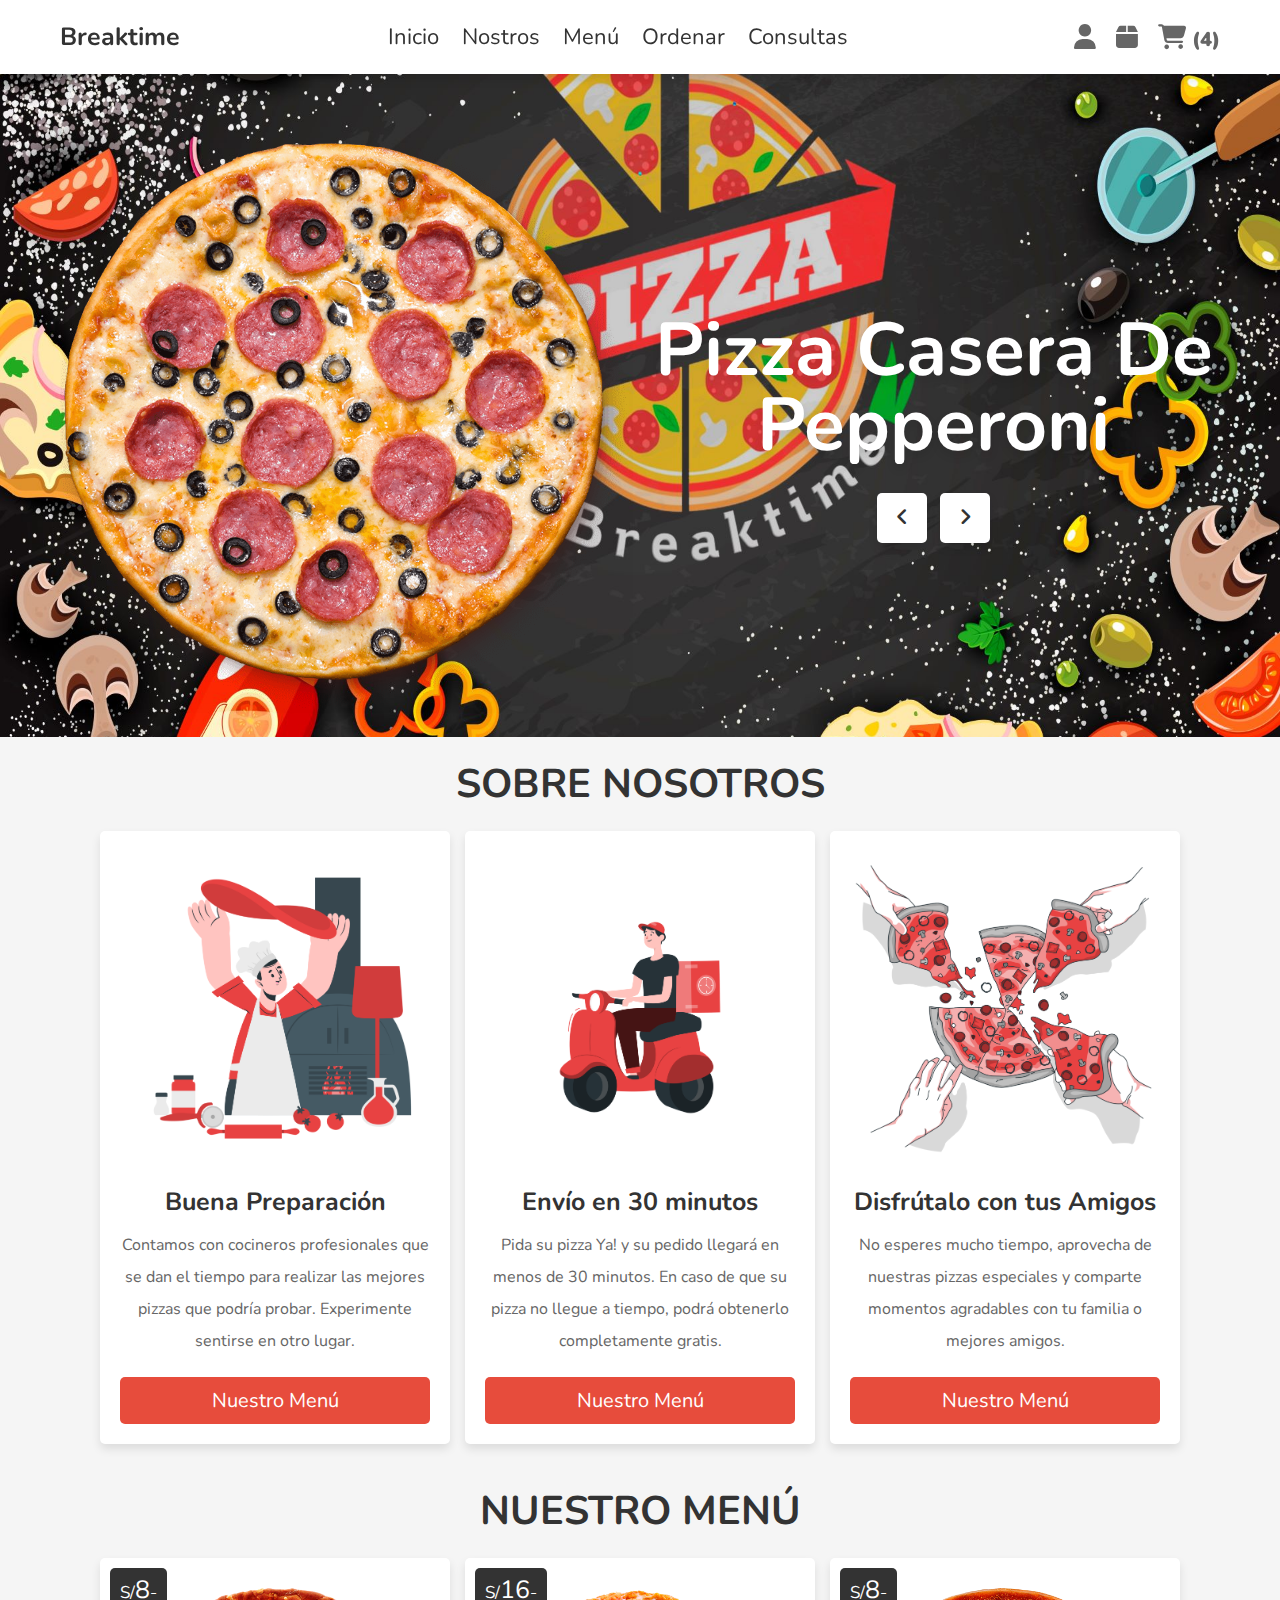
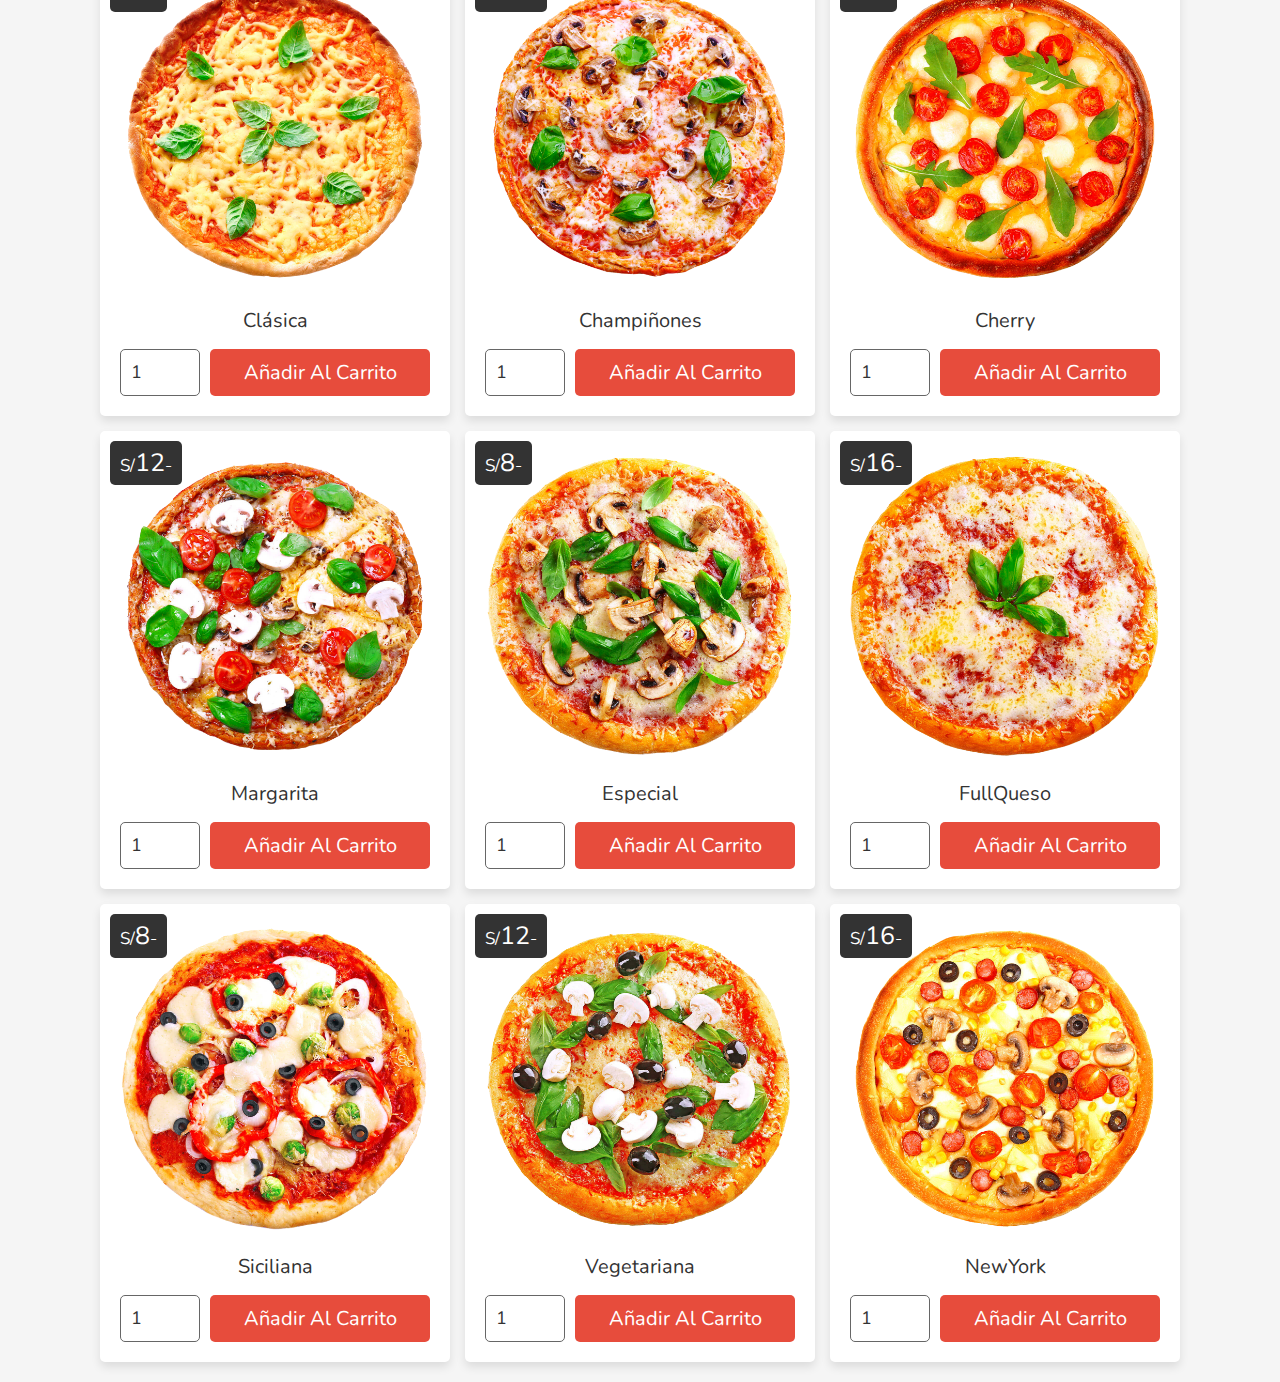
<file: index.html>
<!DOCTYPE html>
<html lang="es">

<head>
    <meta charset="UTF-8">
    <meta http-equiv="X-UA-Compatible" content="IE=edge">
    <meta name="viewport" content="width=device-width, initial-scale=1.0">
    <title>Pizzería Breaktime</title>
    <link rel="shortcut icon" type="image/x-icon" href="Img/Logo/Logo PNG.png" />
    <!-- Fuente de letra -->
    <link rel="stylesheet" href="https://cdnjs.cloudflare.com/ajax/libs/font-awesome/6.2.0/css/all.min.css">
    <!-- Enlace con Css -->
    <link rel="stylesheet" href="./css/style.css">
</head>

<body>
    <!-- Cabecera -->
    <header class="header">
        <section class="flex">
            <b>
                <a href="#home" class="logo">Breaktime</a>
            </b><!-- Se tiene que ajustar el Logo -->
            <nav class="navbar">
                <a href="#home">Inicio</a>
                <a href="#about">Nostros</a>
                <a href="#menu">Menú</a>
                <a href="#order">Ordenar</a>
                <a href="#faq">Consultas</a>
            </nav>
            <div class="icons">
                <div id="menu-btn" class="fas fa-bars"></div>
                <div id="user-btn" class="fas fa-user"></div>
                <div id="order-btn" class="fas fa-box"></div>
                <div id="cart-btn" class="fas fa-shopping-cart">
                    <span>(4)</span>
                </div>
            </div>
        </section>
    </header>
    <!-- Fin Cabecera -->

    <!-- Sesion Usuario -->
    <div class="user-account">
        <section>

            <div id="close-account"><span>Cerrar</span></div>

            <div class="user">
                <p><span>No te encuentras registrado :(</span></p>
            </div>

            <div class="display-orders">
                <p>Pizza 01 <span>( S/12- x2 )</span></p>
                <p>Pizza 02 <span>( S/8- x1 )</span></p>
                <p>Pizza 03 <span>( S/16- x4 )</span></p>
                <p>Pizza 04 <span>( S/8- x1 )</span></p>
            </div>

            <div class="flex">
                <form action="" method="post">
                    <h3>Iniciar sesión</h3>
                    <input type="email" name="email" required class="box" placeholder="Correo Electrónico"
                        maxlength="50">
                    <input type="password" name="pass" required class="box" placeholder="Contraseña" maxlength="20">
                    <input type="submit" value="Iniciar Sesión" name="login" class="btn">
                </form>

                <form action="" method="post">
                    <h3>Registrarse</h3>
                    <input type="text" name="name" required class="box" placeholder="Ingrese su Nombre" maxlength="20">
                    <input type="email" name="email" required class="box" placeholder="Correo Electrónico"
                        maxlength="50">
                    <input type="password" name="pass" required class="box" placeholder="Contraseña" maxlength="20">
                    <input type="password" name="cpass" required class="box" placeholder="Confirmar Contraseña"
                        maxlength="20">
                    <input type="submit" value="Registrarse" name="register" class="btn">
                </form>
            </div>
        </section>
    </div>

    <!-- ORDENES -->
    <div class="my-orders">
        <section>
            <div id="close-orders"><span>Cerrar</span></div>

            <h3 class="title"> Mis Órdenes </h3>

            <div class="box">
                <p>Fecha de la Orden: <span>06/10/2022</span> </p>
                <p>Nombre: <span>Freddy Niño</span> </p>
                <p>Número: <span>951243579</span></p>
                <p>Dirección: <span>Jr. Rio Chico, Calle 05</span></p>
                <p>Método de Pago: <span>En efectivo</span></p>
                <p>Pedido: <span>Clásica S/12- x 2, Cherry S/8- x 1, FullQueso S/16- x 4, Siciliana S/8- x 1</span></p>
                <p>Precio Total: <span>S/44</span></p>
                <p>Estado de Pago: <span style="color: var(--red);">Pendiente</span></p>
            </div>

            <div class="box">
                <p>Fecha de la Orden: <span>06/10/2022</span> </p>
                <p>Nombre: <span>Freddy Niño</span> </p>
                <p>Número: <span>951243579</span></p>
                <p>Dirección: <span>Jr. Rio Chico, Calle 05</span></p>
                <p>Método de Pago: <span>En efectivo</span></p>
                <p>Pedido: <span>Clásica S/12- x 2, Cherry S/8- x 1, FullQueso S/16- x 4, Siciliana S/8- x 1</span></p>
                <p>Precio Total: <span>S/44</span></p>
                <p>Estado de Pago: <span style="color: var(--red);">Pendiente</span></p>
            </div>
        </section>
    </div>

    <!-- CARRITO -->
    <div class="shopping-cart">
        <section>
            <div id="close-cart"><span>Cerrar</span></div>
            <div class="box">
                <a href="#" class="fas fa-times"></a>
                <img src="Img/Pizzas/clasica-1 PNG.png" alt="">
                <div class="content">
                    <p>Clásica <span>(S/12- x 2)</span></p>
                    <form action="" method="post">
                        <input type="number" class="qty" name="qty" min="1" value="2" max="100">
                        <button type="submit" class="fas fa-edit" name="update_qty"></button>
                    </form>
                </div>
            </div>

            <div class="box">
                <a href="#" class="fas fa-times"></a>
                <img src="Img/Pizzas/cherry-3 PNG.png" alt="">
                <div class="content">
                    <p>Cherry <span>(S/8- x 1)</span></p>
                    <form action="" method="post">
                        <input type="number" class="qty" name="qty" min="1" value="1" max="100">
                        <button type="submit" class="fas fa-edit" name="update_qty"></button>
                    </form>
                </div>
            </div>

            <div class="box">
                <a href="#" class="fas fa-times"></a>
                <img src="Img/Pizzas/fullqueso-6 PNG.png" alt="">
                <div class="content">
                    <p>FullQueso <span>(S/16- x 2)</span></p>
                    <form action="" method="post">
                        <input type="number" class="qty" name="qty" min="1" value="2" max="100">
                        <button type="submit" class="fas fa-edit" name="update_qty"></button>
                    </form>
                </div>
            </div>

            <div class="box">
                <a href="#" class="fas fa-times"></a>
                <img src="Img/Pizzas/siciliana-7 PNG.png" alt="">
                <div class="content">
                    <p>Siciliana <span>(S/8- x 1)</span></p>
                    <form action="" method="post">
                        <input type="number" class="qty" name="qty" min="1" value="1" max="100">
                        <button type="submit" class="fas fa-edit" name="update_qty"></button>
                    </form>
                </div>
            </div>
            <a href="#order" class="btn">Nueva Orden</a>
        </section>
    </div>

    <!-- INICIO -->
    <div class="home-bg">
        <section class="home" id="home">
            <div class="slide-container">
                <div class="slide active">
                    <div class="image">
                        <img src="Img/Pizzas/home-img-1.png" alt="">
                    </div>
                    <div class="content">
                        <h3>Pizza casera de Pepperoni</h3>
                        <div class="fas fa-angle-left" onclick="prev()"></div>
                        <div class="fas fa-angle-right" onclick="next()"></div>
                    </div>
                </div>

                <div class="slide">
                    <div class="image">
                        <img src="Img/Pizzas/home-img-2.png" alt="">
                    </div>
                    <div class="content">
                        <h3>Pizza con Champiñones</h3>
                        <div class="fas fa-angle-left" onclick="prev()"></div>
                        <div class="fas fa-angle-right" onclick="next()"></div>
                    </div>
                </div>

                <div class="slide">
                    <div class="image">
                        <img src="Img/Pizzas/home-img-3.png" alt="">
                    </div>
                    <div class="content">
                        <h3>Mascarpone y Champiñones</h3>
                        <div class="fas fa-angle-left" onclick="prev()"></div>
                        <div class="fas fa-angle-right" onclick="next()"></div>
                    </div>
                </div>
            </div>
        </section>
    </div>

    <!-- NOSOTROS -->
    <section class="about" id="about">
        <h1 class="heading">Sobre Nosotros</h1>
        <div class="box-container">
            <div class="box">
                <img src="Img/Fondo/Preparacion.png" alt="">
                <h3>Buena Preparación</h3>
                <p>Contamos con cocineros profesionales que se dan el tiempo para realizar las mejores pizzas que podría
                    probar. Experimente sentirse en otro lugar.</p>
                <a href="#menu" class="btn">Nuestro Menú</a>
            </div>

            <div class="box">
                <img src="Img/Fondo/Envio.png" alt="">
                <h3>Envío en 30 minutos</h3>
                <p>Pida su pizza Ya! y su pedido llegará en menos de 30 minutos. En caso de que su pizza no llegue a
                    tiempo, podrá obtenerlo completamente gratis.</p>
                <a href="#menu" class="btn">Nuestro Menú</a>
            </div>

            <div class="box">
                <img src="Img/Fondo/Compartir.png" alt="">
                <h3>Disfrútalo con tus Amigos</h3>
                <p>No esperes mucho tiempo, aprovecha de nuestras pizzas especiales y comparte momentos agradables con
                    tu familia o mejores amigos.</p>
                <a href="#menu" class="btn">Nuestro Menú</a>
            </div>
        </div>
    </section>

    <!-- ORDENAR -->
    <section id="menu" class="menu">
        <h1 class="heading">Nuestro Menú</h1>
        <div class="box-container">
            <div class="box">
                <div class="price">S/<span>8</span>-</div>
                <img src="Img/Pizzas/clasica-1 PNG.png" alt="">
                <div class="name">Clásica</div>
                <form action="" method="post">
                    <input type="number" min="1" max="100" value="1" class="qty" name="qty">
                    <input type="submit" value="Añadir al Carrito" name="add_to_cart" class="btn">
                </form>
            </div>

            <div class="box">
                <div class="price">S/<span>16</span>-</div>
                <img src="Img/Pizzas/champiñones-2 PNG.png" alt="">
                <div class="name">Champiñones</div>
                <form action="" method="post">
                    <input type="number" min="1" max="100" value="1" class="qty" name="qty">
                    <input type="submit" value="Añadir al Carrito" name="add_to_cart" class="btn">
                </form>
            </div>

            <div class="box">
                <div class="price">S/<span>8</span>-</div>
                <img src="Img/Pizzas/cherry-3 PNG.png" alt="">
                <div class="name">Cherry</div>
                <form action="" method="post">
                    <input type="number" min="1" max="100" value="1" class="qty" name="qty">
                    <input type="submit" value="Añadir al Carrito" name="add_to_cart" class="btn">
                </form>
            </div>

            <div class="box">
                <div class="price">S/<span>12</span>-</div>
                <img src="Img/Pizzas/margarita-4 PNG.png" alt="">
                <div class="name">Margarita</div>
                <form action="" method="post">
                    <input type="number" min="1" max="100" value="1" class="qty" name="qty">
                    <input type="submit" value="Añadir al Carrito" name="add_to_cart" class="btn">
                </form>
            </div>

            <div class="box">
                <div class="price">S/<span>8</span>-</div>
                <img src="Img/Pizzas/especial-5 PNG.png" alt="">
                <div class="name">Especial</div>
                <form action="" method="post">
                    <input type="number" min="1" max="100" value="1" class="qty" name="qty">
                    <input type="submit" value="Añadir al Carrito" name="add_to_cart" class="btn">
                </form>
            </div>

            <div class="box">
                <div class="price">S/<span>16</span>-</div>
                <img src="Img/Pizzas/fullqueso-6 PNG.png" alt="">
                <div class="name">FullQueso</div>
                <form action="" method="post">
                    <input type="number" min="1" max="100" value="1" class="qty" name="qty">
                    <input type="submit" value="Añadir al Carrito" name="add_to_cart" class="btn">
                </form>
            </div>

            <div class="box">
                <div class="price">S/<span>8</span>-</div>
                <img src="Img/Pizzas/siciliana-7 PNG.png" alt="">
                <div class="name">Siciliana</div>
                <form action="" method="post">
                    <input type="number" min="1" max="100" value="1" class="qty" name="qty">
                    <input type="submit" value="Añadir al Carrito" name="add_to_cart" class="btn">
                </form>
            </div>

            <div class="box">
                <div class="price">S/<span>12</span>-</div>
                <img src="Img/Pizzas/vegetariana-8 PNG.png" alt="">
                <div class="name">Vegetariana</div>
                <form action="" method="post">
                    <input type="number" min="1" max="100" value="1" class="qty" name="qty">
                    <input type="submit" value="Añadir al Carrito" name="add_to_cart" class="btn">
                </form>
            </div>

            <div class="box">
                <div class="price">S/<span>16</span>-</div>
                <img src="Img/Pizzas/newyork-9 PNG.png" alt="">
                <div class="name">NewYork</div>
                <form action="" method="post">
                    <input type="number" min="1" max="100" value="1" class="qty" name="qty">
                    <input type="submit" value="Añadir al Carrito" name="add_to_cart" class="btn">
                </form>
            </div>
        </div>
    </section>

    <!-- Enlace con Js -->
    <script src="./js/script.js"></script>
</body>

</html>
</file>
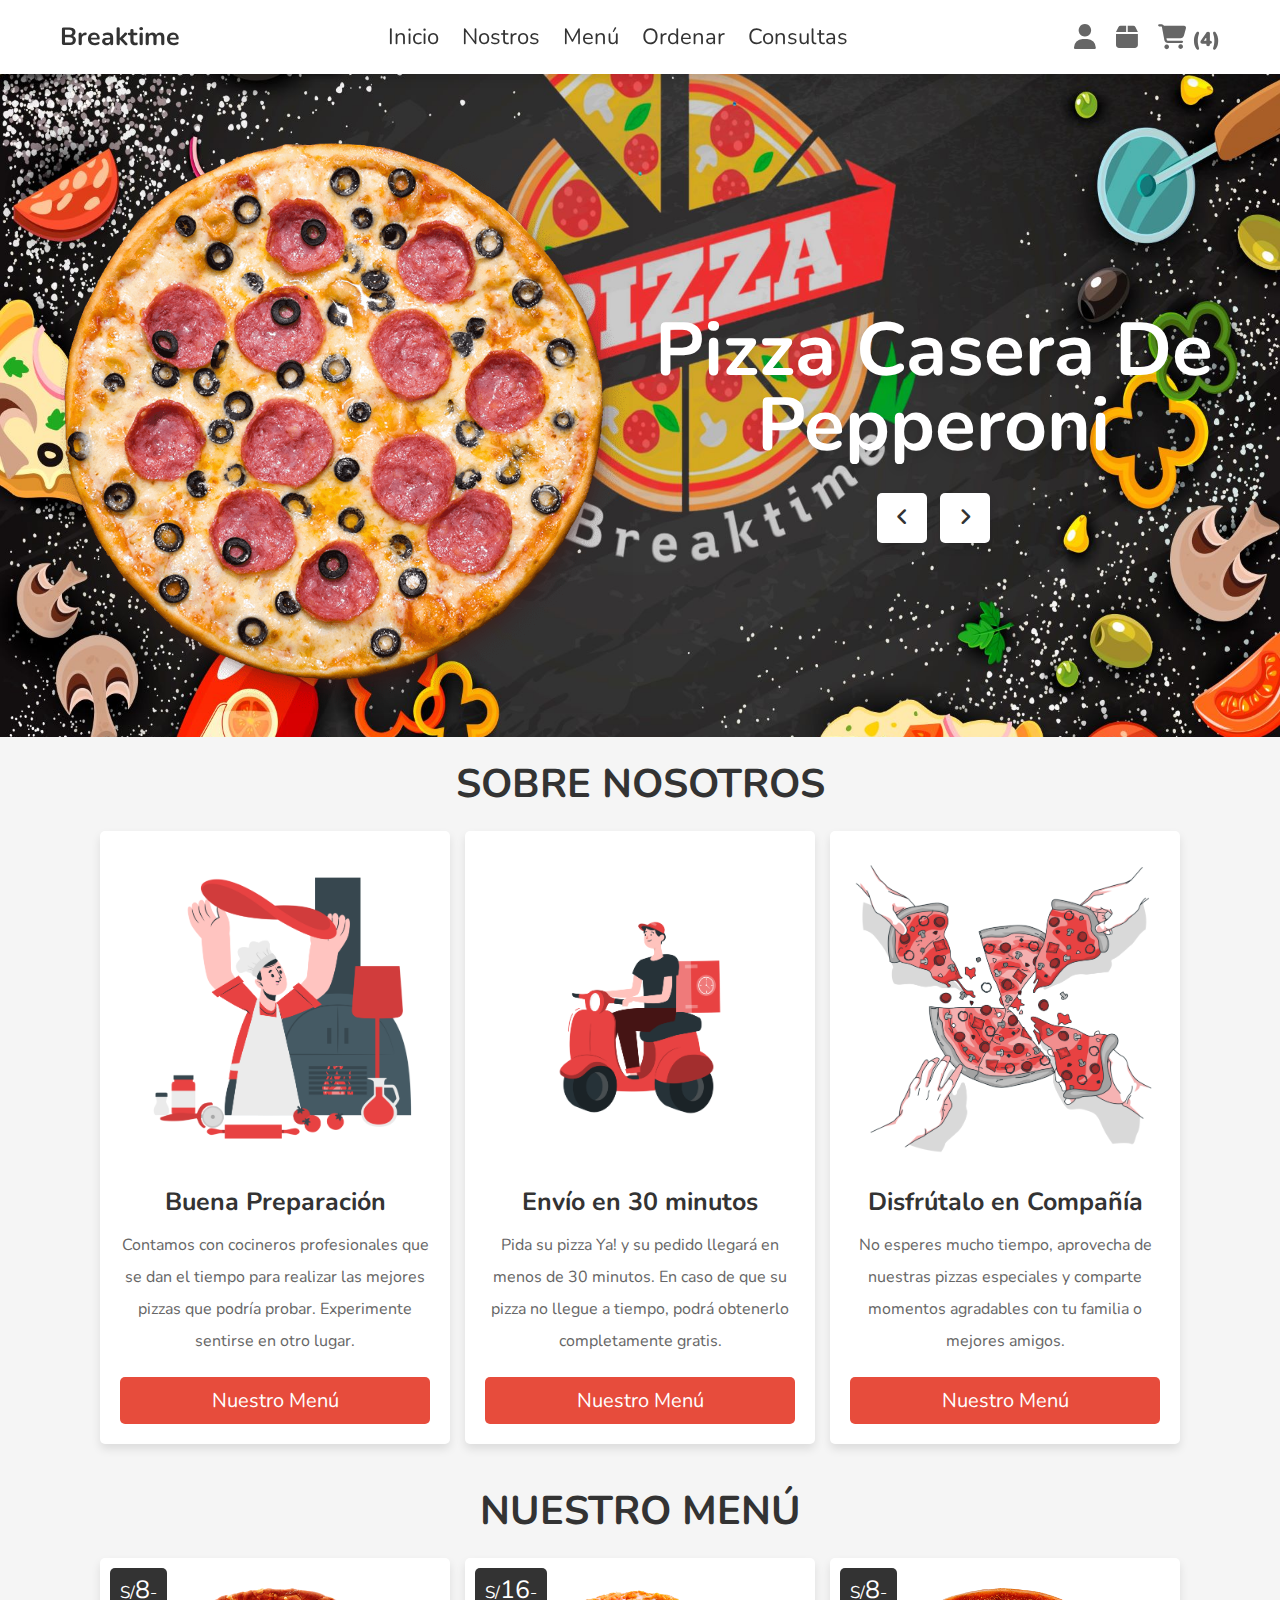
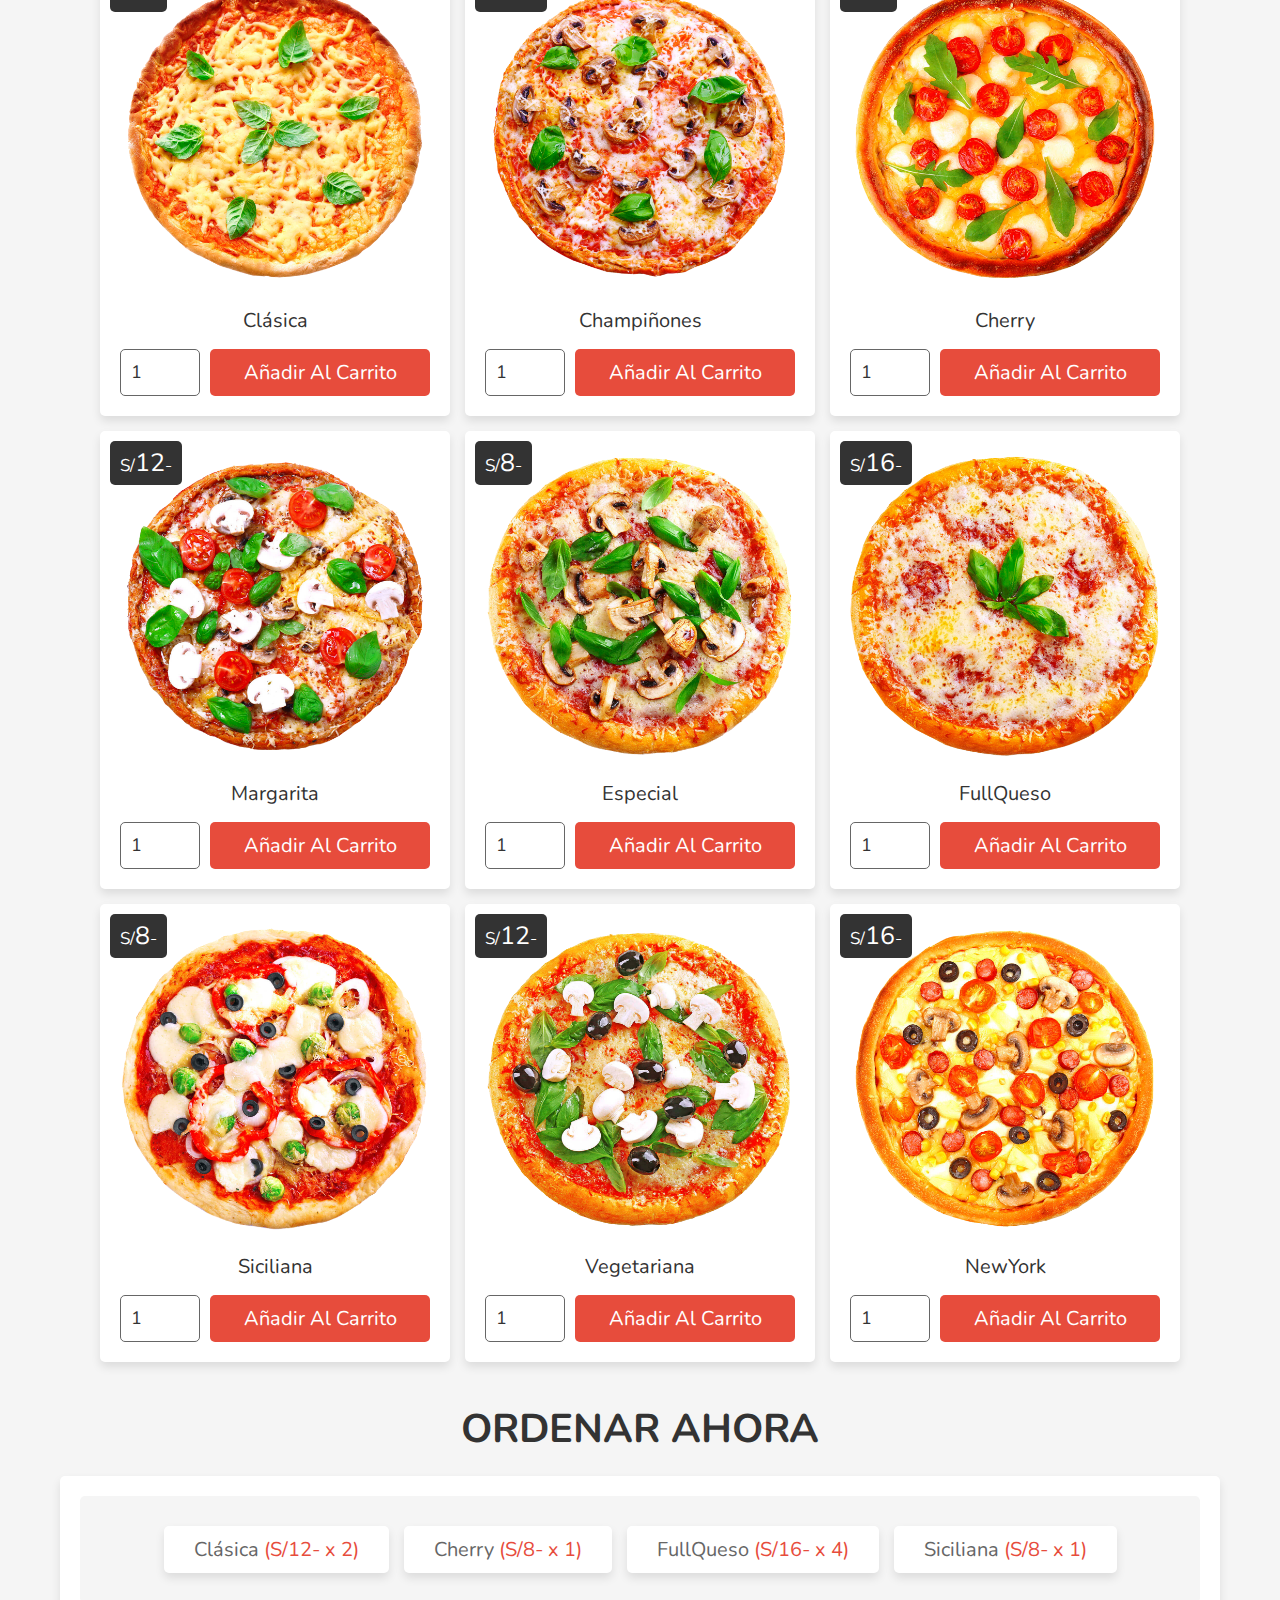
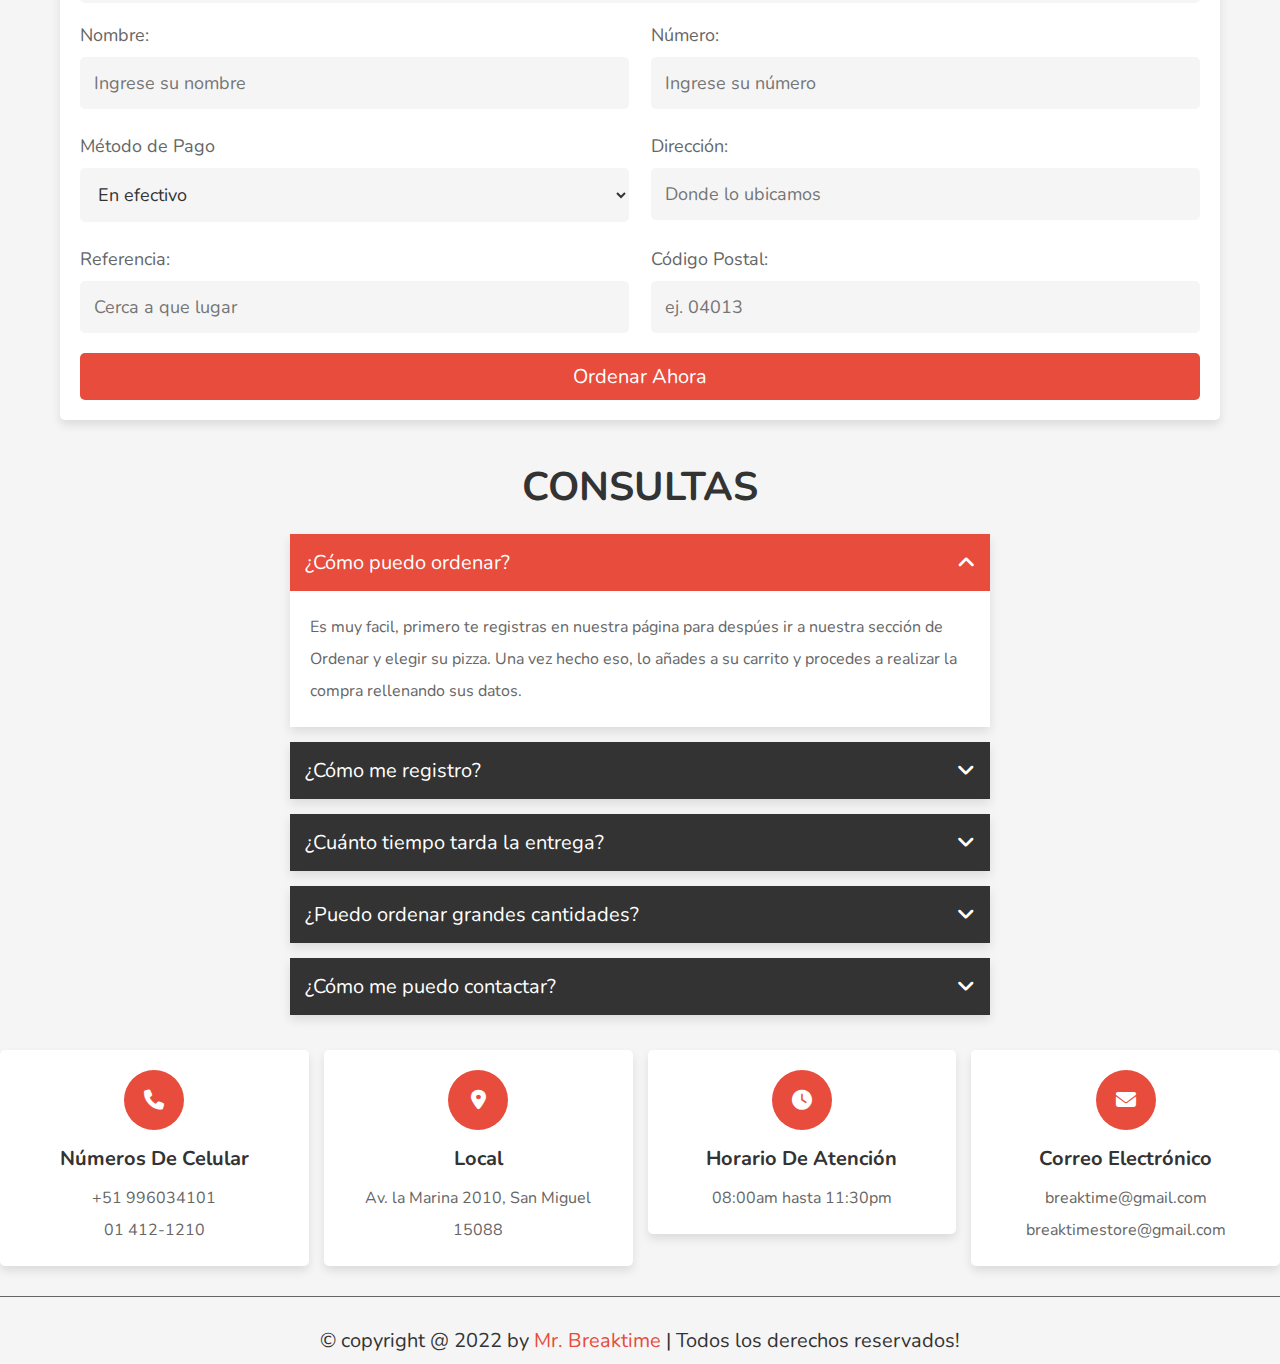
<file: Font-End Breaktime/index.html>
<!DOCTYPE html>
<html lang="es">

<head>
    <meta charset="UTF-8">
    <meta http-equiv="X-UA-Compatible" content="IE=edge">
    <meta name="viewport" content="width=device-width, initial-scale=1.0">
    <title>Pizzería Breaktime</title>
    <link rel="shortcut icon" type="image/x-icon" href="Img/Logo/Logo PNG.png" />
    <!-- Fuente de letra -->
    <link rel="stylesheet" href="https://cdnjs.cloudflare.com/ajax/libs/font-awesome/6.2.0/css/all.min.css">
    <!-- Enlace con Css -->
    <link rel="stylesheet" href="./css/style.css">
</head>

<body>
    <!-- Cabecera -->
    <header class="header">
        <section class="flex">
            <b>
                <a href="#home" class="logo">Breaktime</a>
            </b><!-- Se tiene que ajustar el Logo -->
            <nav class="navbar">
                <a href="#home">Inicio</a>
                <a href="#about">Nostros</a>
                <a href="#menu">Menú</a>
                <a href="#order">Ordenar</a>
                <a href="#faq">Consultas</a>
            </nav>
            <div class="icons">
                <div id="menu-btn" class="fas fa-bars"></div>
                <div id="user-btn" class="fas fa-user"></div>
                <div id="order-btn" class="fas fa-box"></div>
                <div id="cart-btn" class="fas fa-shopping-cart">
                    <span>(4)</span>
                </div>
            </div>
        </section>
    </header>
    <!-- Fin Cabecera -->

    <!-- Sesion Usuario -->
    <div class="user-account">
        <section>

            <div id="close-account"><span>Cerrar</span></div>

            <div class="user">
                <p><span>No te encuentras registrado :(</span></p>
            </div>

            <div class="display-orders">
                <p>Clásica <span>(S/12- x 2)</span></p>
                <p>Cherry <span>(S/8- x 1)</span></p>
                <p>FullQueso <span>(S/16- x 4)</span></p>
                <p>Siciliana <span>(S/8- x 1)</span></p>
            </div>

            <div class="flex">
                <form action="" method="post">
                    <h3>Iniciar sesión</h3>
                    <input type="email" name="email" required class="box" placeholder="Correo Electrónico"
                        maxlength="50">
                    <input type="password" name="pass" required class="box" placeholder="Contraseña" maxlength="20">
                    <input type="submit" value="Iniciar Sesión" name="login" class="btn">
                </form>

                <form action="" method="post">
                    <h3>Registrarse</h3>
                    <input type="text" name="name" required class="box" placeholder="Ingrese su Nombre" maxlength="20">
                    <input type="email" name="email" required class="box" placeholder="Correo Electrónico"
                        maxlength="50">
                    <input type="password" name="pass" required class="box" placeholder="Contraseña" maxlength="20">
                    <input type="password" name="cpass" required class="box" placeholder="Confirmar Contraseña"
                        maxlength="20">
                    <input type="submit" value="Registrarse" name="register" class="btn">
                </form>
            </div>
        </section>
    </div>

    <!-- ORDENES -->
    <div class="my-orders">
        <section>
            <div id="close-orders"><span>Cerrar</span></div>

            <h3 class="title"> Mis Órdenes </h3>

            <div class="box">
                <p>Fecha de la Orden: <span>06/10/2022</span> </p>
                <p>Nombre: <span>Freddy Niño</span> </p>
                <p>Número: <span>951243579</span></p>
                <p>Dirección: <span>Jr. Rio Chico, Calle 05</span></p>
                <p>Método de Pago: <span>En efectivo</span></p>
                <p>Pedido: <span>Clásica S/12- x 2, Cherry S/8- x 1, FullQueso S/16- x 4, Siciliana S/8- x 1</span></p>
                <p>Precio Total: <span>S/44</span></p>
                <p>Estado de Pago: <span style="color: var(--red);">Pendiente</span></p>
            </div>

            <div class="box">
                <p>Fecha de la Orden: <span>06/10/2022</span> </p>
                <p>Nombre: <span>Freddy Niño</span> </p>
                <p>Número: <span>951243579</span></p>
                <p>Dirección: <span>Jr. Rio Chico, Calle 05</span></p>
                <p>Método de Pago: <span>En efectivo</span></p>
                <p>Pedido: <span>Clásica S/12- x 2, Cherry S/8- x 1, FullQueso S/16- x 4, Siciliana S/8- x 1</span></p>
                <p>Precio Total: <span>S/44</span></p>
                <p>Estado de Pago: <span style="color: var(--red);">Pendiente</span></p>
            </div>
        </section>
    </div>

    <!-- CARRITO -->
    <div class="shopping-cart">
        <section>
            <div id="close-cart"><span>Cerrar</span></div>
            <div class="box">
                <a href="#" class="fas fa-times"></a>
                <img src="Img/Pizzas/clasica-1 PNG.png" alt="">
                <div class="content">
                    <p>Clásica <span>(S/12- x 2)</span></p>
                    <form action="" method="post">
                        <input type="number" class="qty" name="qty" min="1" value="2" max="100">
                        <button type="submit" class="fas fa-edit" name="update_qty"></button>
                    </form>
                </div>
            </div>

            <div class="box">
                <a href="#" class="fas fa-times"></a>
                <img src="Img/Pizzas/cherry-3 PNG.png" alt="">
                <div class="content">
                    <p>Cherry <span>(S/8- x 1)</span></p>
                    <form action="" method="post">
                        <input type="number" class="qty" name="qty" min="1" value="1" max="100">
                        <button type="submit" class="fas fa-edit" name="update_qty"></button>
                    </form>
                </div>
            </div>

            <div class="box">
                <a href="#" class="fas fa-times"></a>
                <img src="Img/Pizzas/fullqueso-6 PNG.png" alt="">
                <div class="content">
                    <p>FullQueso <span>(S/16- x 2)</span></p>
                    <form action="" method="post">
                        <input type="number" class="qty" name="qty" min="1" value="2" max="100">
                        <button type="submit" class="fas fa-edit" name="update_qty"></button>
                    </form>
                </div>
            </div>

            <div class="box">
                <a href="#" class="fas fa-times"></a>
                <img src="Img/Pizzas/siciliana-7 PNG.png" alt="">
                <div class="content">
                    <p>Siciliana <span>(S/8- x 1)</span></p>
                    <form action="" method="post">
                        <input type="number" class="qty" name="qty" min="1" value="1" max="100">
                        <button type="submit" class="fas fa-edit" name="update_qty"></button>
                    </form>
                </div>
            </div>
            <a href="#order" class="btn">Ordenar Ahora</a>
        </section>
    </div>

    <!-- INICIO -->
    <div class="home-bg">
        <section class="home" id="home">
            <div class="slide-container">
                <div class="slide active">
                    <div class="image">
                        <img src="Img/Pizzas/home-img-1.png" alt="">
                    </div>
                    <div class="content">
                        <h3>Pizza casera de Pepperoni</h3>
                        <div class="fas fa-angle-left" onclick="prev()"></div>
                        <div class="fas fa-angle-right" onclick="next()"></div>
                    </div>
                </div>

                <div class="slide">
                    <div class="image">
                        <img src="Img/Pizzas/home-img-2.png" alt="">
                    </div>
                    <div class="content">
                        <h3>Pizza con Champiñones</h3>
                        <div class="fas fa-angle-left" onclick="prev()"></div>
                        <div class="fas fa-angle-right" onclick="next()"></div>
                    </div>
                </div>

                <div class="slide">
                    <div class="image">
                        <img src="Img/Pizzas/home-img-3.png" alt="">
                    </div>
                    <div class="content">
                        <h3>Mascarpone y Champiñones</h3>
                        <div class="fas fa-angle-left" onclick="prev()"></div>
                        <div class="fas fa-angle-right" onclick="next()"></div>
                    </div>
                </div>
            </div>
        </section>
    </div>

    <!-- NOSOTROS -->
    <section class="about" id="about">
        <h1 class="heading">Sobre Nosotros</h1>
        <div class="box-container">
            <div class="box">
                <img src="Img/Fondo/Preparacion.png" alt="">
                <h3>Buena Preparación</h3>
                <p>Contamos con cocineros profesionales que se dan el tiempo para realizar las mejores pizzas que podría
                    probar. Experimente sentirse en otro lugar.</p>
                <a href="#menu" class="btn">Nuestro Menú</a>
            </div>

            <div class="box">
                <img src="Img/Fondo/Envio.png" alt="">
                <h3>Envío en 30 minutos</h3>
                <p>Pida su pizza Ya! y su pedido llegará en menos de 30 minutos. En caso de que su pizza no llegue a
                    tiempo, podrá obtenerlo completamente gratis.</p>
                <a href="#menu" class="btn">Nuestro Menú</a>
            </div>

            <div class="box">
                <img src="Img/Fondo/Compartir.png" alt="">
                <h3>Disfrútalo en Compañía</h3>
                <p>No esperes mucho tiempo, aprovecha de nuestras pizzas especiales y comparte momentos agradables con
                    tu familia o mejores amigos.</p>
                <a href="#menu" class="btn">Nuestro Menú</a>
            </div>
        </div>
    </section>

    <!-- MENÚ -->
    <section id="menu" class="menu">
        <h1 class="heading">Nuestro Menú</h1>
        <div class="box-container">
            <div class="box">
                <div class="price">S/<span>8</span>-</div>
                <img src="Img/Pizzas/clasica-1 PNG.png" alt="">
                <div class="name">Clásica</div>
                <form action="" method="post">
                    <input type="number" min="1" max="100" value="1" class="qty" name="qty">
                    <input type="submit" value="Añadir al Carrito" name="add_to_cart" class="btn">
                </form>
            </div>

            <div class="box">
                <div class="price">S/<span>16</span>-</div>
                <img src="Img/Pizzas/champiñones-2 PNG.png" alt="">
                <div class="name">Champiñones</div>
                <form action="" method="post">
                    <input type="number" min="1" max="100" value="1" class="qty" name="qty">
                    <input type="submit" value="Añadir al Carrito" name="add_to_cart" class="btn">
                </form>
            </div>

            <div class="box">
                <div class="price">S/<span>8</span>-</div>
                <img src="Img/Pizzas/cherry-3 PNG.png" alt="">
                <div class="name">Cherry</div>
                <form action="" method="post">
                    <input type="number" min="1" max="100" value="1" class="qty" name="qty">
                    <input type="submit" value="Añadir al Carrito" name="add_to_cart" class="btn">
                </form>
            </div>

            <div class="box">
                <div class="price">S/<span>12</span>-</div>
                <img src="Img/Pizzas/margarita-4 PNG.png" alt="">
                <div class="name">Margarita</div>
                <form action="" method="post">
                    <input type="number" min="1" max="100" value="1" class="qty" name="qty">
                    <input type="submit" value="Añadir al Carrito" name="add_to_cart" class="btn">
                </form>
            </div>

            <div class="box">
                <div class="price">S/<span>8</span>-</div>
                <img src="Img/Pizzas/especial-5 PNG.png" alt="">
                <div class="name">Especial</div>
                <form action="" method="post">
                    <input type="number" min="1" max="100" value="1" class="qty" name="qty">
                    <input type="submit" value="Añadir al Carrito" name="add_to_cart" class="btn">
                </form>
            </div>

            <div class="box">
                <div class="price">S/<span>16</span>-</div>
                <img src="Img/Pizzas/fullqueso-6 PNG.png" alt="">
                <div class="name">FullQueso</div>
                <form action="" method="post">
                    <input type="number" min="1" max="100" value="1" class="qty" name="qty">
                    <input type="submit" value="Añadir al Carrito" name="add_to_cart" class="btn">
                </form>
            </div>

            <div class="box">
                <div class="price">S/<span>8</span>-</div>
                <img src="Img/Pizzas/siciliana-7 PNG.png" alt="">
                <div class="name">Siciliana</div>
                <form action="" method="post">
                    <input type="number" min="1" max="100" value="1" class="qty" name="qty">
                    <input type="submit" value="Añadir al Carrito" name="add_to_cart" class="btn">
                </form>
            </div>

            <div class="box">
                <div class="price">S/<span>12</span>-</div>
                <img src="Img/Pizzas/vegetariana-8 PNG.png" alt="">
                <div class="name">Vegetariana</div>
                <form action="" method="post">
                    <input type="number" min="1" max="100" value="1" class="qty" name="qty">
                    <input type="submit" value="Añadir al Carrito" name="add_to_cart" class="btn">
                </form>
            </div>

            <div class="box">
                <div class="price">S/<span>16</span>-</div>
                <img src="Img/Pizzas/newyork-9 PNG.png" alt="">
                <div class="name">NewYork</div>
                <form action="" method="post">
                    <input type="number" min="1" max="100" value="1" class="qty" name="qty">
                    <input type="submit" value="Añadir al Carrito" name="add_to_cart" class="btn">
                </form>
            </div>
        </div>
    </section>

    <!-- ORDENAR -->
    <section class="order" id="order">
        <h1 class="heading">Ordenar Ahora</h1>
        <form action="" method="post">
            <div class="display-orders">
                <p>Clásica <span>(S/12- x 2)</span></p>
                <p>Cherry <span>(S/8- x 1)</span></p>
                <p>FullQueso <span>(S/16- x 4)</span></p>
                <p>Siciliana <span>(S/8- x 1)</span></p>
            </div>

            <div class="flex">
                <div class="inputBox">
                    <span>Nombre:</span>
                    <input type="text" name="name" class="box" required placeholder="Ingrese su nombre" maxlength="20">
                </div>
                <div class="inputBox">
                    <span>Número:</span>
                    <input type="number" name="number" class="box" required placeholder="Ingrese su número" min="0">
                </div>
                <div class="inputBox">
                    <span>Método de Pago</span>
                    <select name="method" class="box">
                        <option value="cash on delivery">En efectivo</option>
                        <option value="credit card">Tarjeta de Crédito</option>
                        <option value="paypal">Paypal</option>
                        <option value="paytm">Yape</option>
                    </select>
                </div>
                <div class="inputBox">
                    <span>Dirección:</span>
                    <input type="text" name="flat" class="box" required placeholder="Donde lo ubicamos" maxlength="50">
                </div>
                <div class="inputBox">
                    <span>Referencia:</span>
                    <input type="text" name="street" class="box" required placeholder="Cerca a que lugar"
                        maxlength="50">
                </div>
                <div class="inputBox">
                    <span>Código Postal:</span>
                    <input type="number" name="pin_code" class="box" required placeholder="ej. 04013" min="0">
                </div>
            </div>
            <input type="submit" value="Ordenar Ahora" class="btn" name="order">
        </form>
    </section>

    <!-- CONSULTAS -->
    <section class="faq" id="faq">
        <h1 class="heading">Consultas</h1>
        <div class="accordion-container">
            <div class="accordion active">
                <div class="accordion-heading">
                    <span>¿Cómo puedo ordenar?</span>
                    <i class="fas fa-angle-down"></i>
                </div>
                <p class="accrodion-content">
                    Es muy facil, primero te registras en nuestra página para despúes ir a nuestra sección de Ordenar y
                    elegir su pizza. Una vez hecho eso, lo añades a su carrito y procedes a realizar la compra
                    rellenando sus datos.
                </p>
            </div>

            <div class="accordion">
                <div class="accordion-heading">
                    <span>¿Cómo me registro?</span>
                    <i class="fas fa-angle-down"></i>
                </div>
                <p class="accrodion-content">
                    Para poderse registrar es simple, se va en el ícono de usuario y completa los datos necesarios para
                    lograrse registrar en nuestra página y poder realizar sus compras.
                </p>
            </div>

            <div class="accordion">
                <div class="accordion-heading">
                    <span>¿Cuánto tiempo tarda la entrega?</span>
                    <i class="fas fa-angle-down"></i>
                </div>
                <p class="accrodion-content">
                    La entrega se realizará en menos de 30 minutos, en caso de que el pedido pase el tiempo estabecido,
                    su pizza será Gratis. (Esto dependerá en el lugar que viva)
                </p>
            </div>

            <div class="accordion">
                <div class="accordion-heading">
                    <span>¿Puedo ordenar grandes cantidades?</span>
                    <i class="fas fa-angle-down"></i>
                </div>
                <p class="accrodion-content">
                    Por su puesto, puede realizar la cantidad de pizzas que desee, el único limitante de su compra es su
                    billetera, no nosotros. Comparta su felicidad con sus seres más queridos.
                </p>
            </div>

            <div class="accordion">
                <div class="accordion-heading">
                    <span>¿Cómo me puedo contactar?</span>
                    <i class="fas fa-angle-down"></i>
                </div>
                <p class="accrodion-content">
                    Puede escribirnos a nuestro número que aparece abajo, de igual forma nos puede llamar o enviarnos un
                    correo electrónico para así contactarnos y brindarles un buen servicio.
                </p>
            </div>
        </div>
    </section>

    <!-- FOOTER -->
    <div class="footer">
        <div class="box-container">
            <div class="box">
                <i class="fas fa-phone"></i>
                <h3>Números de Celular</h3>
                <p>+51 996034101</p>
                <p>01 412-1210</p>
            </div>

            <div class="box">
                <i class="fas fa-map-marker-alt"></i>
                <h3>Local</h3>
                <p>Av. la Marina 2010, San Miguel 15088</p>
            </div>

            <div class="box">
                <i class="fas fa-clock"></i>
                <h3>Horario de Atención</h3>
                <p>08:00am hasta 11:30pm</p>
            </div>

            <div class="box">
                <i class="fas fa-envelope"></i>
                <h3>Correo Electrónico</h3>
                <p>breaktime@gmail.com</p>
                <p>breaktimestore@gmail.com</p>
            </div>
        </div>
        <div class="credit">
            &copy; copyright @ 2022 by <span>Mr. Breaktime</span> | Todos los derechos reservados!
        </div>
    </div>

    <!-- Enlace con Js -->
    <script src="./js/script.js"></script>
</body>

</html>
</file>
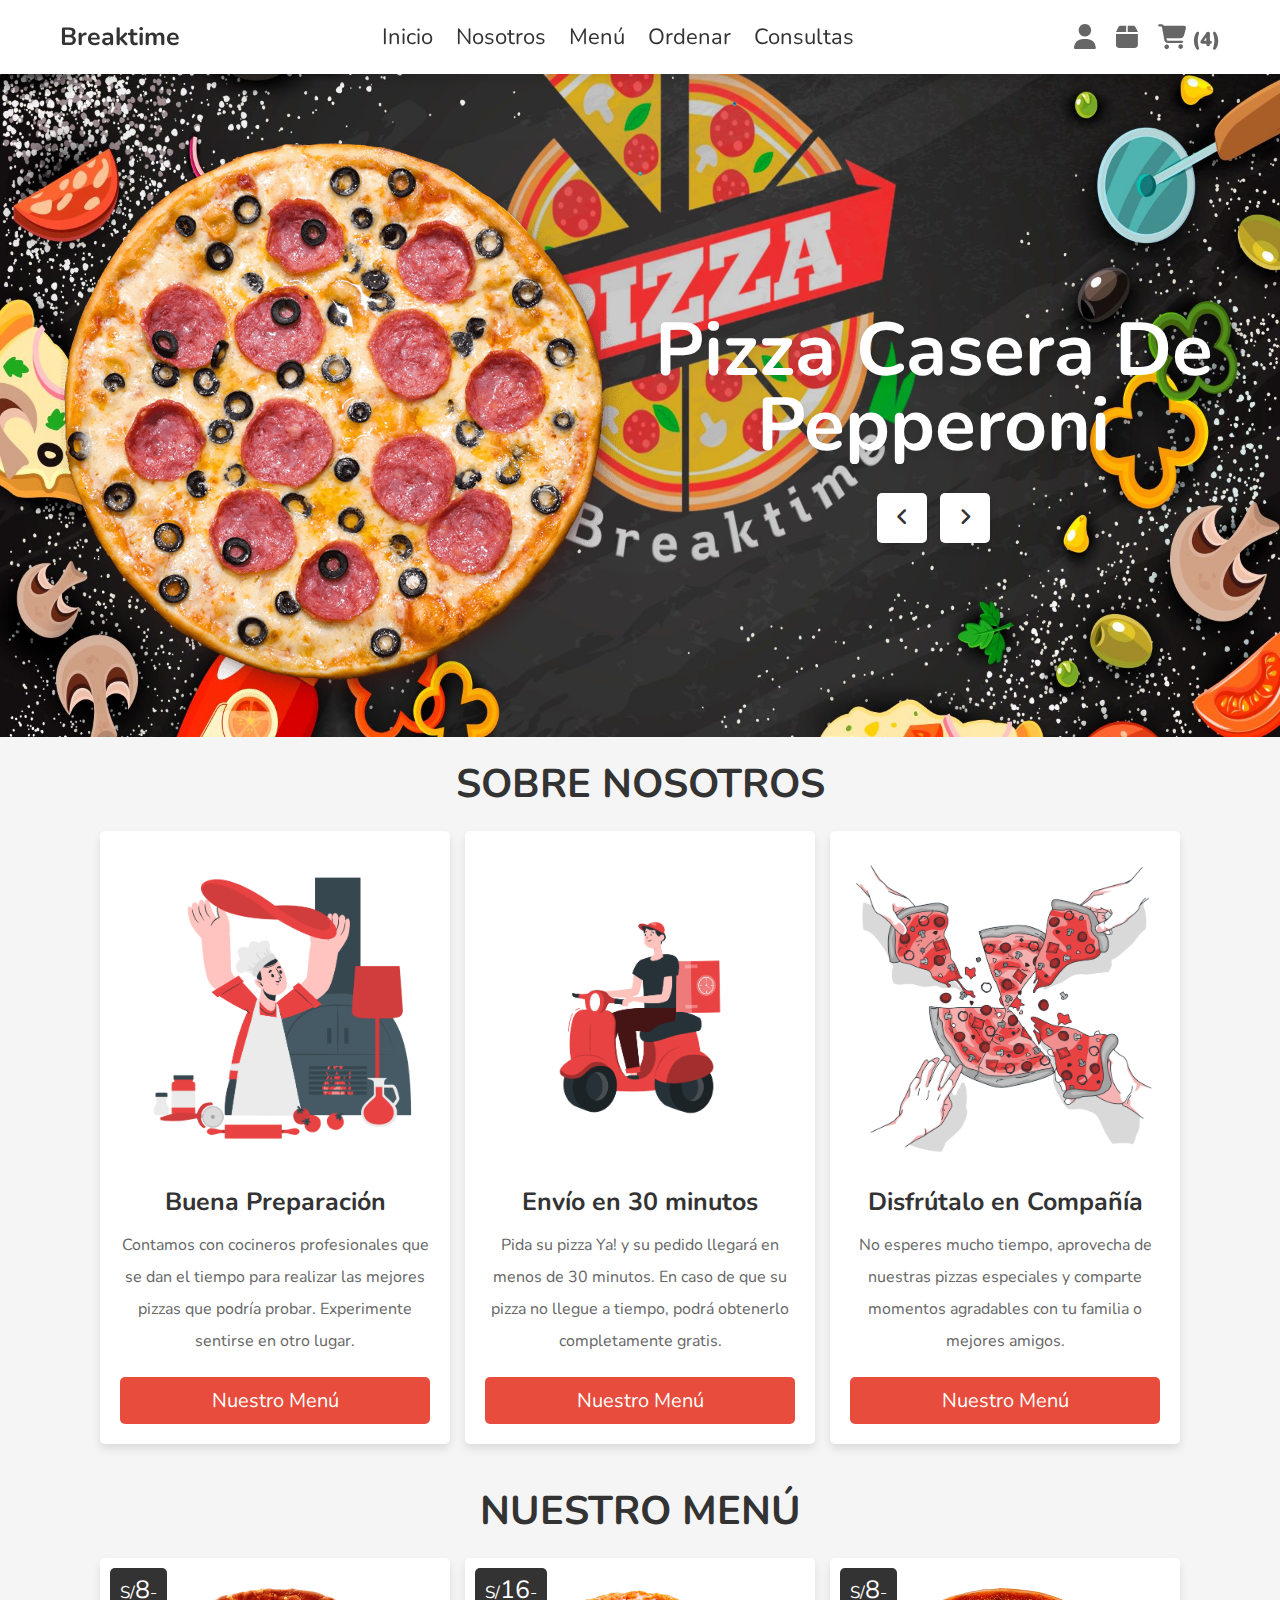
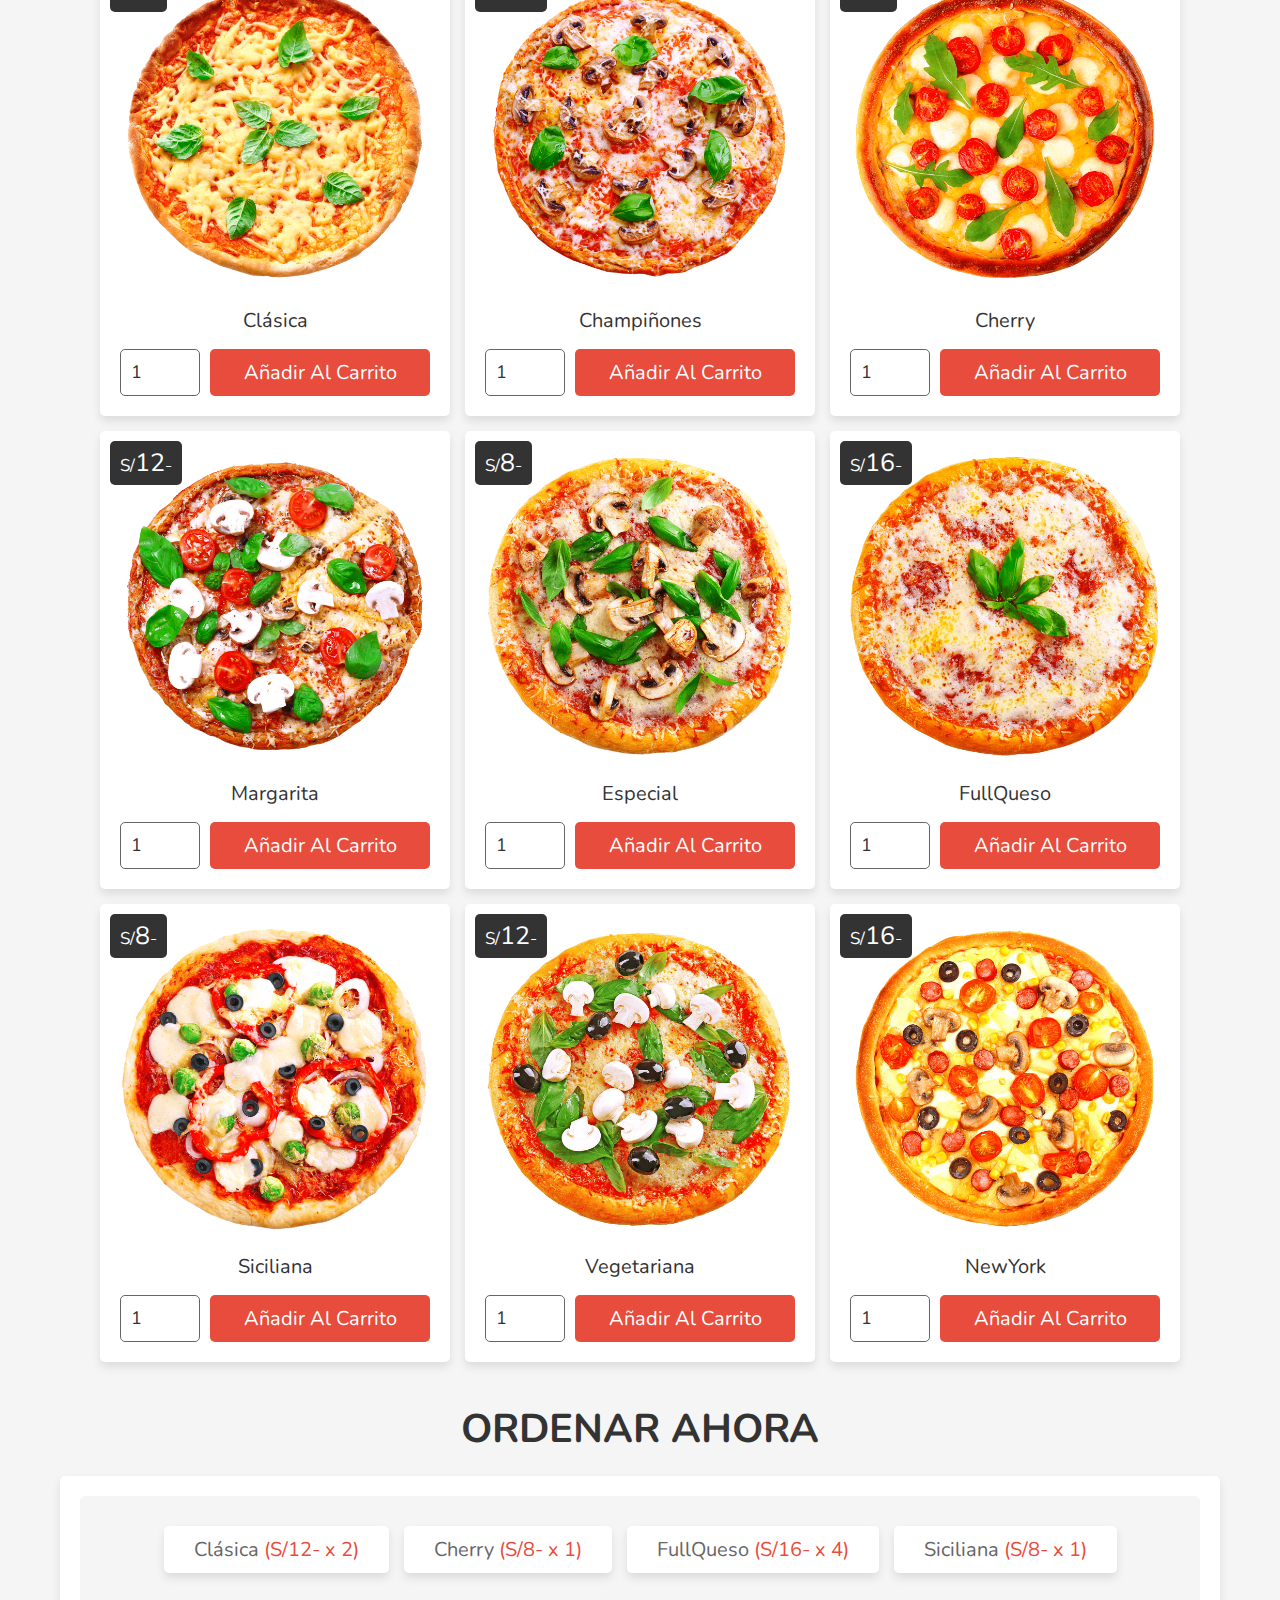
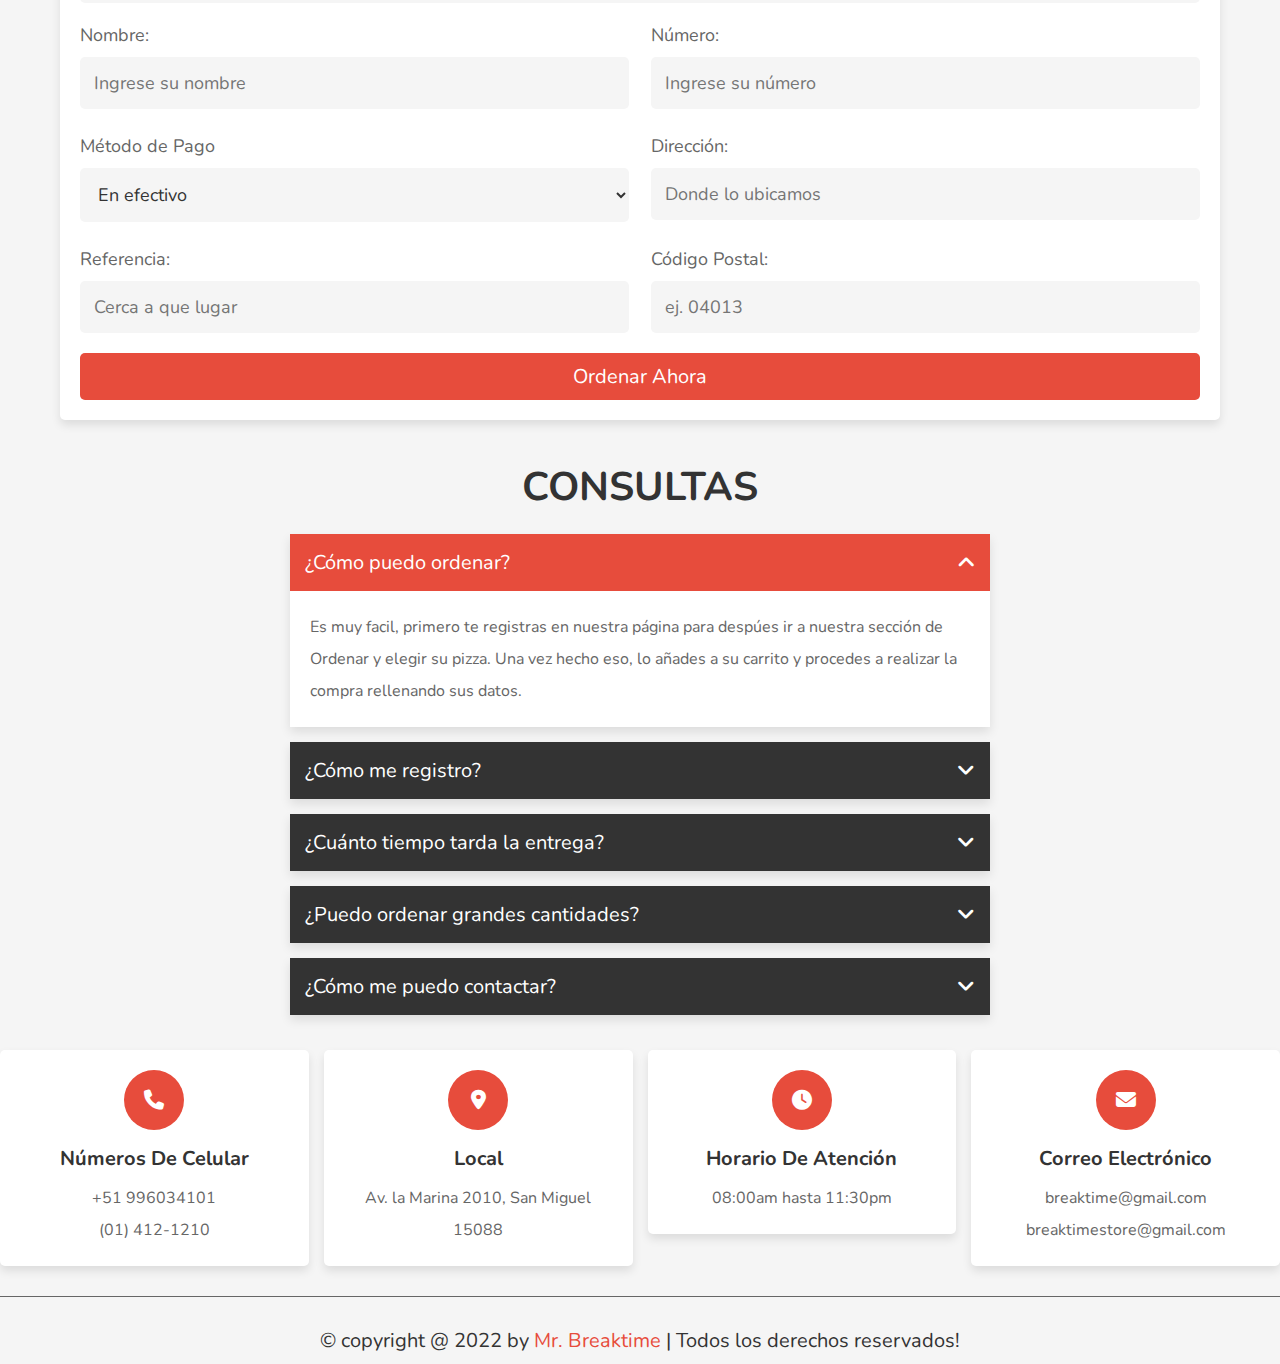
<file: Frontend-Breaktime/index.html>
<!DOCTYPE html>
<html lang="es">

<head>
    <meta charset="UTF-8">
    <meta http-equiv="X-UA-Compatible" content="IE=edge">
    <meta name="viewport" content="width=device-width, initial-scale=1.0">
    <title>Pizzería Breaktime</title>
    <link rel="shortcut icon" type="image/x-icon" href="Img/Logo/Logo PNG.png" />
    <!-- Fuente de Estilo -->
    <link rel="stylesheet" href="https://cdnjs.cloudflare.com/ajax/libs/font-awesome/6.2.0/css/all.min.css">
    <!-- Enlace con Css -->
    <link rel="stylesheet" href="./css/style.css">
</head>

<body>
    <!-- Cabecera -->
    <header class="header">
        <section class="flex">
            <b>
                <a href="#home" class="logo">Breaktime</a>
            </b><!-- Se tiene que ajustar el Logo -->
            <nav class="navbar">
                <a href="#home">Inicio</a>
                <a href="#about">Nosotros</a>
                <a href="#menu">Menú</a>
                <a href="#order">Ordenar</a>
                <a href="#faq">Consultas</a>
            </nav>
            <div class="icons">
                <div id="menu-btn" class="fas fa-bars"></div>
                <div id="user-btn" class="fas fa-user"></div>
                <div id="order-btn" class="fas fa-box"></div>
                <div id="cart-btn" class="fas fa-shopping-cart">
                    <span>(4)</span>
                </div>
            </div>
        </section>
    </header>
    <!-- Fin Cabecera -->

    <!-- Sesion Usuario -->
    <div class="user-account">
        <section>

            <div id="close-account"><span>Cerrar</span></div>

            <div class="user">
                <p><span>No te encuentras registrado :(</span></p>
            </div>

            <div class="display-orders">
                <p>Clásica <span>(S/12- x 2)</span></p>
                <p>Cherry <span>(S/8- x 1)</span></p>
                <p>FullQueso <span>(S/16- x 4)</span></p>
                <p>Siciliana <span>(S/8- x 1)</span></p>
            </div>

            <div class="flex">
                <form action="" method="post">
                    <h3>Iniciar sesión</h3>
                    <input type="email" name="email" required class="box" placeholder="Correo Electrónico"
                        maxlength="50">
                    <input type="password" name="pass" required class="box" placeholder="Contraseña" maxlength="20">
                    <input type="submit" value="Iniciar Sesión" name="login" class="btn">
                </form>

                <form action="" method="post">
                    <h3>Registrarse</h3>
                    <input type="text" name="name" required class="box" placeholder="Ingrese su Nombre" maxlength="20">
                    <input type="email" name="email" required class="box" placeholder="Correo Electrónico"
                        maxlength="50">
                    <input type="password" name="pass" required class="box" placeholder="Contraseña" maxlength="20">
                    <input type="password" name="cpass" required class="box" placeholder="Confirmar Contraseña"
                        maxlength="20">
                    <input type="submit" value="Registrarse" name="register" class="btn">
                </form>
            </div>
        </section>
    </div>

    <!-- ORDENES -->
    <div class="my-orders">
        <section>
            <div id="close-orders"><span>Cerrar</span></div>

            <h3 class="title"> Mis Órdenes </h3>

            <div class="box">
                <p>Fecha de la Orden: <span>06/10/2022</span> </p>
                <p>Nombre: <span>Freddy Niño</span> </p>
                <p>Número: <span>951243579</span></p>
                <p>Dirección: <span>Jr. Rio Chico, Calle 05</span></p>
                <p>Método de Pago: <span>En efectivo</span></p>
                <p>Pedido: <span>Clásica S/12- x 2, Cherry S/8- x 1, FullQueso S/16- x 4, Siciliana S/8- x 1</span></p>
                <p>Precio Total: <span>S/44</span></p>
                <p>Estado de Pago: <span style="color: var(--red);">Pendiente</span></p>
            </div>

            <div class="box">
                <p>Fecha de la Orden: <span>06/10/2022</span> </p>
                <p>Nombre: <span>Freddy Niño</span> </p>
                <p>Número: <span>951243579</span></p>
                <p>Dirección: <span>Jr. Rio Chico, Calle 05</span></p>
                <p>Método de Pago: <span>En efectivo</span></p>
                <p>Pedido: <span>Clásica S/12- x 2, Cherry S/8- x 1, FullQueso S/16- x 4, Siciliana S/8- x 1</span></p>
                <p>Precio Total: <span>S/44</span></p>
                <p>Estado de Pago: <span style="color: var(--red);">Pendiente</span></p>
            </div>
        </section>
    </div>

    <!-- CARRITO -->
    <div class="shopping-cart">
        <section>
            <div id="close-cart"><span>Cerrar</span></div>
            <div class="box">
                <a href="#" class="fas fa-times"></a>
                <img src="Img/Pizzas/clasica-1 PNG.png" alt="">
                <div class="content">
                    <p>Clásica <span>(S/12- x 2)</span></p>
                    <form action="" method="post">
                        <input type="number" class="qty" name="qty" min="1" value="2" max="100">
                        <button type="submit" class="fas fa-edit" name="update_qty"></button>
                    </form>
                </div>
            </div>

            <div class="box">
                <a href="#" class="fas fa-times"></a>
                <img src="Img/Pizzas/cherry-3 PNG.png" alt="">
                <div class="content">
                    <p>Cherry <span>(S/8- x 1)</span></p>
                    <form action="" method="post">
                        <input type="number" class="qty" name="qty" min="1" value="1" max="100">
                        <button type="submit" class="fas fa-edit" name="update_qty"></button>
                    </form>
                </div>
            </div>

            <div class="box">
                <a href="#" class="fas fa-times"></a>
                <img src="Img/Pizzas/fullqueso-6 PNG.png" alt="">
                <div class="content">
                    <p>FullQueso <span>(S/16- x 2)</span></p>
                    <form action="" method="post">
                        <input type="number" class="qty" name="qty" min="1" value="2" max="100">
                        <button type="submit" class="fas fa-edit" name="update_qty"></button>
                    </form>
                </div>
            </div>

            <div class="box">
                <a href="#" class="fas fa-times"></a>
                <img src="Img/Pizzas/siciliana-7 PNG.png" alt="">
                <div class="content">
                    <p>Siciliana <span>(S/8- x 1)</span></p>
                    <form action="" method="post">
                        <input type="number" class="qty" name="qty" min="1" value="1" max="100">
                        <button type="submit" class="fas fa-edit" name="update_qty"></button>
                    </form>
                </div>
            </div>
            <a href="#order" class="btn">Ordenar Ahora</a>
        </section>
    </div>

    <!-- INICIO -->
    <div class="home-bg">
        <section class="home" id="home">
            <div class="slide-container">
                <div class="slide active">
                    <div class="image">
                        <img src="Img/Pizzas/home-img-1.png" alt="">
                    </div>
                    <div class="content">
                        <h3>Pizza casera de Pepperoni</h3>
                        <div class="fas fa-angle-left" onclick="prev()"></div>
                        <div class="fas fa-angle-right" onclick="next()"></div>
                    </div>
                </div>

                <div class="slide">
                    <div class="image">
                        <img src="Img/Pizzas/home-img-2.png" alt="">
                    </div>
                    <div class="content">
                        <h3>Pizza con Champiñones</h3>
                        <div class="fas fa-angle-left" onclick="prev()"></div>
                        <div class="fas fa-angle-right" onclick="next()"></div>
                    </div>
                </div>

                <div class="slide">
                    <div class="image">
                        <img src="Img/Pizzas/home-img-3.png" alt="">
                    </div>
                    <div class="content">
                        <h3>Mascarpone y Champiñones</h3>
                        <div class="fas fa-angle-left" onclick="prev()"></div>
                        <div class="fas fa-angle-right" onclick="next()"></div>
                    </div>
                </div>
            </div>
        </section>
    </div>

    <!-- NOSOTROS -->
    <section class="about" id="about">
        <h1 class="heading">Sobre Nosotros</h1>
        <div class="box-container">
            <div class="box">
                <img src="Img/Fondo/Preparacion.png" alt="">
                <h3>Buena Preparación</h3>
                <p>Contamos con cocineros profesionales que se dan el tiempo para realizar las mejores pizzas que podría
                    probar. Experimente sentirse en otro lugar.</p>
                <a href="#menu" class="btn">Nuestro Menú</a>
            </div>

            <div class="box">
                <img src="Img/Fondo/Envio.png" alt="">
                <h3>Envío en 30 minutos</h3>
                <p>Pida su pizza Ya! y su pedido llegará en menos de 30 minutos. En caso de que su pizza no llegue a
                    tiempo, podrá obtenerlo completamente gratis.</p>
                <a href="#menu" class="btn">Nuestro Menú</a>
            </div>

            <div class="box">
                <img src="Img/Fondo/Compartir.png" alt="">
                <h3>Disfrútalo en Compañía</h3>
                <p>No esperes mucho tiempo, aprovecha de nuestras pizzas especiales y comparte momentos agradables con
                    tu familia o mejores amigos.</p>
                <a href="#menu" class="btn">Nuestro Menú</a>
            </div>
        </div>
    </section>

    <!-- MENÚ -->
    <section id="menu" class="menu">
        <h1 class="heading">Nuestro Menú</h1>
        <div class="box-container">
            <div class="box">
                <div class="price">S/<span>8</span>-</div>
                <img src="Img/Pizzas/clasica-1 PNG.png" alt="">
                <div class="name">Clásica</div>
                <form action="" method="post">
                    <input type="number" min="1" max="100" value="1" class="qty" name="qty">
                    <input type="submit" value="Añadir al Carrito" name="add_to_cart" class="btn">
                </form>
            </div>

            <div class="box">
                <div class="price">S/<span>16</span>-</div>
                <img src="Img/Pizzas/champiñones-2 PNG.png" alt="">
                <div class="name">Champiñones</div>
                <form action="" method="post">
                    <input type="number" min="1" max="100" value="1" class="qty" name="qty">
                    <input type="submit" value="Añadir al Carrito" name="add_to_cart" class="btn">
                </form>
            </div>

            <div class="box">
                <div class="price">S/<span>8</span>-</div>
                <img src="Img/Pizzas/cherry-3 PNG.png" alt="">
                <div class="name">Cherry</div>
                <form action="" method="post">
                    <input type="number" min="1" max="100" value="1" class="qty" name="qty">
                    <input type="submit" value="Añadir al Carrito" name="add_to_cart" class="btn">
                </form>
            </div>

            <div class="box">
                <div class="price">S/<span>12</span>-</div>
                <img src="Img/Pizzas/margarita-4 PNG.png" alt="">
                <div class="name">Margarita</div>
                <form action="" method="post">
                    <input type="number" min="1" max="100" value="1" class="qty" name="qty">
                    <input type="submit" value="Añadir al Carrito" name="add_to_cart" class="btn">
                </form>
            </div>

            <div class="box">
                <div class="price">S/<span>8</span>-</div>
                <img src="Img/Pizzas/especial-5 PNG.png" alt="">
                <div class="name">Especial</div>
                <form action="" method="post">
                    <input type="number" min="1" max="100" value="1" class="qty" name="qty">
                    <input type="submit" value="Añadir al Carrito" name="add_to_cart" class="btn">
                </form>
            </div>

            <div class="box">
                <div class="price">S/<span>16</span>-</div>
                <img src="Img/Pizzas/fullqueso-6 PNG.png" alt="">
                <div class="name">FullQueso</div>
                <form action="" method="post">
                    <input type="number" min="1" max="100" value="1" class="qty" name="qty">
                    <input type="submit" value="Añadir al Carrito" name="add_to_cart" class="btn">
                </form>
            </div>

            <div class="box">
                <div class="price">S/<span>8</span>-</div>
                <img src="Img/Pizzas/siciliana-7 PNG.png" alt="">
                <div class="name">Siciliana</div>
                <form action="" method="post">
                    <input type="number" min="1" max="100" value="1" class="qty" name="qty">
                    <input type="submit" value="Añadir al Carrito" name="add_to_cart" class="btn">
                </form>
            </div>

            <div class="box">
                <div class="price">S/<span>12</span>-</div>
                <img src="Img/Pizzas/vegetariana-8 PNG.png" alt="">
                <div class="name">Vegetariana</div>
                <form action="" method="post">
                    <input type="number" min="1" max="100" value="1" class="qty" name="qty">
                    <input type="submit" value="Añadir al Carrito" name="add_to_cart" class="btn">
                </form>
            </div>

            <div class="box">
                <div class="price">S/<span>16</span>-</div>
                <img src="Img/Pizzas/newyork-9 PNG.png" alt="">
                <div class="name">NewYork</div>
                <form action="" method="post">
                    <input type="number" min="1" max="100" value="1" class="qty" name="qty">
                    <input type="submit" value="Añadir al Carrito" name="add_to_cart" class="btn">
                </form>
            </div>
        </div>
    </section>

    <!-- ORDENAR -->
    <section class="order" id="order">
        <h1 class="heading">Ordenar Ahora</h1>
        <form action="" method="post">
            <div class="display-orders">
                <p>Clásica <span>(S/12- x 2)</span></p>
                <p>Cherry <span>(S/8- x 1)</span></p>
                <p>FullQueso <span>(S/16- x 4)</span></p>
                <p>Siciliana <span>(S/8- x 1)</span></p>
            </div>

            <div class="flex">
                <div class="inputBox">
                    <span>Nombre:</span>
                    <input type="text" name="name" class="box" required placeholder="Ingrese su nombre" maxlength="20">
                </div>
                <div class="inputBox">
                    <span>Número:</span>
                    <input type="number" name="number" class="box" required placeholder="Ingrese su número" min="0">
                </div>
                <div class="inputBox">
                    <span>Método de Pago</span>
                    <select name="method" class="box">
                        <option value="cash on delivery">En efectivo</option>
                        <option value="credit card">Tarjeta de Crédito</option>
                        <option value="paypal">Paypal</option>
                        <option value="paytm">Yape</option>
                    </select>
                </div>
                <div class="inputBox">
                    <span>Dirección:</span>
                    <input type="text" name="flat" class="box" required placeholder="Donde lo ubicamos" maxlength="50">
                </div>
                <div class="inputBox">
                    <span>Referencia:</span>
                    <input type="text" name="street" class="box" required placeholder="Cerca a que lugar"
                        maxlength="50">
                </div>
                <div class="inputBox">
                    <span>Código Postal:</span>
                    <input type="number" name="pin_code" class="box" required placeholder="ej. 04013" min="0">
                </div>
            </div>
            <input type="submit" value="Ordenar Ahora" class="btn" name="order">
        </form>
    </section>

    <!-- CONSULTAS -->
    <section class="faq" id="faq">
        <h1 class="heading">Consultas</h1>
        <div class="accordion-container">
            <div class="accordion active">
                <div class="accordion-heading">
                    <span>¿Cómo puedo ordenar?</span>
                    <i class="fas fa-angle-down"></i>
                </div>
                <p class="accrodion-content">
                    Es muy facil, primero te registras en nuestra página para despúes ir a nuestra sección de Ordenar y
                    elegir su pizza. Una vez hecho eso, lo añades a su carrito y procedes a realizar la compra
                    rellenando sus datos.
                </p>
            </div>

            <div class="accordion">
                <div class="accordion-heading">
                    <span>¿Cómo me registro?</span>
                    <i class="fas fa-angle-down"></i>
                </div>
                <p class="accrodion-content">
                    Para poderse registrar es simple, se va en el ícono de usuario y completa los datos necesarios para
                    lograrse registrar en nuestra página y poder realizar sus compras.
                </p>
            </div>

            <div class="accordion">
                <div class="accordion-heading">
                    <span>¿Cuánto tiempo tarda la entrega?</span>
                    <i class="fas fa-angle-down"></i>
                </div>
                <p class="accrodion-content">
                    La entrega se realizará en menos de 30 minutos, en caso de que el pedido pase el tiempo estabecido,
                    su pizza será Gratis. (Esto dependerá en el lugar que viva)
                </p>
            </div>

            <div class="accordion">
                <div class="accordion-heading">
                    <span>¿Puedo ordenar grandes cantidades?</span>
                    <i class="fas fa-angle-down"></i>
                </div>
                <p class="accrodion-content">
                    Por su puesto, puede realizar la cantidad de pizzas que desee, el único limitante de su compra es su
                    billetera, no nosotros. Comparta su felicidad con sus seres más queridos.
                </p>
            </div>

            <div class="accordion">
                <div class="accordion-heading">
                    <span>¿Cómo me puedo contactar?</span>
                    <i class="fas fa-angle-down"></i>
                </div>
                <p class="accrodion-content">
                    Puede escribirnos a nuestro número que aparece abajo, de igual forma nos puede llamar o enviarnos un
                    correo electrónico para así contactarnos y brindarles un buen servicio.
                </p>
            </div>
        </div>
    </section>

    <!-- FOOTER -->
    <div class="footer">
        <div class="box-container">
            <div class="box">
                <i class="fas fa-phone"></i>
                <h3>Números de Celular</h3>
                <p>+51 996034101</p>
                <p>(01) 412-1210</p>
            </div>

            <div class="box">
                <i class="fas fa-map-marker-alt"></i>
                <h3>Local</h3>
                <p>Av. la Marina 2010, San Miguel 15088</p>
            </div>

            <div class="box">
                <i class="fas fa-clock"></i>
                <h3>Horario de Atención</h3>
                <p>08:00am hasta 11:30pm</p>
            </div>

            <div class="box">
                <i class="fas fa-envelope"></i>
                <h3>Correo Electrónico</h3>
                <p>breaktime@gmail.com</p>
                <p>breaktimestore@gmail.com</p>
            </div>
        </div>
        <div class="credit">
            &copy; copyright @ 2022 by <span>Mr. Breaktime</span> | Todos los derechos reservados!
        </div>
    </div>

    <!-- Enlace con Js -->
    <script src="./js/script.js"></script>
</body>

</html>
</file>
<file: css/style.css>
@import url("https://fonts.googleapis.com/css2?family=Nunito:wght@200;300;400;500;600;800&display=swap");

:root {
    --red: #e74c3c;
    --black: #333;
    --white: #fff;
    --light-bg: #f5f5f5;
    --light-color: #666;
    --border: 0.1rem solid var(--light-color);
    --box-shadow: 0 0.5rem 1rem rgba(0, 0, 0, 0.1);
}

* {
    font-family: "Nunito", sans-serif;
    margin: 0;
    padding: 0;
    box-sizing: border-box;
    outline: none;
    border: none;
    text-decoration: none;
    transition: .2s linear;
}

::-webkit-scrollbar {
    width: 1rem;
    height: 0.5rem;
}

::-webkit-scrollbar-track {
    background-color: transparent;
}

::-webkit-scrollbar-thumb {
    background-color: var(--red);
}

html {
    font-size: 62.5%;
    overflow-x: hidden;
    scroll-behavior: smooth;
    scroll-padding-top: 7.5rem;
}

body {
    background: var(--light-bg);
    overflow-x: hidden;
}

section {
    padding: 2rem;
    margin: 0 auto;
    max-width: 1200px;
}

.heading {
    text-align: center;
    margin-bottom: 2rem;
    font-size: 4rem;
    color: var(--black);
    text-transform: uppercase;
}

.btn {
    display: block;
    width: 100%;
    margin-top: 1rem;
    border-radius: .5rem;
    padding: 1rem 3rem;
    font-size: 2rem;
    color: var(--white);
    background-color: var(--red);
    cursor: pointer;
    text-transform: capitalize;
    text-align: center;
}

.btn:hover {
    background-color: var(--black);
}

.header {
    position: fixed;
    top: 0;
    left: 0;
    right: 0;
    background-color: var(--white);
    box-shadow: var(--box-shadow);
    z-index: 1000;
}

.header .flex {
    display: flex;
    align-items: center;
    justify-content: space-between;
    position: relative;
}

.header .flex .logo {
    font-size: 2.5rem;
    color: var(--black);
}

.header .flex .navbar a {
    margin: 0 1rem;
    font-size: 2.2rem;
    color: var(--black);
}

.header .flex .navbar a:hover {
    text-decoration: underline;
    color: var(--red);
}

.header .flex .icons div {
    font-size: 2.5rem;
    color: var(--light-color);
    cursor: pointer;
    margin-left: 1.7rem;
}

.header .flex .icons div:hover {
    color: var(--red);
}

.header .flex .icons div span {
    font-size: 2rem;
}

#menu-btn {
    display: none;
}

.user-account {
    position: fixed;
    top: 0;
    right: -110%;
    width: 100%;
    z-index: 1100;
    background-color: var(--white);
    height: 100vh;
    overflow-y: scroll;
}

.user-account.active {
    right: 0;
}

.user-account #close-account {
    text-align: right;
    margin-bottom: 2.5rem;
}

.user-account #close-account span {
    cursor: pointer;
    font-size: 2.5rem;
    color: var(--red);
    text-decoration: underline;
}

.user-account #close-account span:hover {
    color: var(--black);
}

.user-account .user {
    padding: 1.5rem;
    text-align: center;
    background-color: var(--light-bg);
    border-radius: .5rem;
}

.user-account .user p {
    font-size: 2rem;
    color: var(--black);
}

.user-account .user p span {
    color: var(--red);
}

.user-account .display-orders {
    padding: 3rem 2rem;
    text-align: center;
    background-color: var(--light-bg);
    border-radius: .5rem;
    margin: 2rem 0;
    display: flex;
    align-items: flex-start;
    justify-content: center;
    gap: 1.5rem;
    flex-wrap: wrap;
}

.user-account .display-orders p {
    padding: 1rem 2.5rem;
    font-size: 2rem;
    color: var(--light-color);
    background-color: var(--white);
    border-radius: .5rem;
    box-shadow: var(--box-shadow);
}

.user-account .display-orders p span {
    color: var(--red);
}

.user-account .flex {
    display: flex;
    flex-wrap: wrap;
    gap: 2rem;
    align-items: flex-start;
}

.user-account .flex form {
    flex: 1 1 40rem;
    border-radius: .5rem;
    padding: 2rem;
    background-color: var(--light-bg);
}

.user-account .flex form h3 {
    font-size: 2.5rem;
    margin-bottom: 1rem;
    text-transform: uppercase;
    text-align: center;
    color: var(--black);
}

.user-account .flex form .box {
    width: 100%;
    margin: 1rem 0;
    border-radius: .5rem;
    background-color: var(--white);
    padding: 1.4rem;
    font-size: 1.8rem;
    color: var(--black);
}

.my-orders {
    position: fixed;
    top: 0;
    right: -110%;
    width: 35rem;
    z-index: 1100;
    background-color: var(--light-bg);
    border-left: var(--border);
    height: 100vh;
    overflow-y: scroll;
}

.my-orders.active {
    right: 0;
}

.my-orders #close-orders {
    text-align: right;
    margin-bottom: 2.5rem;
}

.my-orders #close-orders span {
    cursor: pointer;
    font-size: 2.5rem;
    color: var(--red);
    text-decoration: underline;
}

.my-orders #close-orders span:hover {
    color: var(--black);
}

.my-orders .title {
    text-align: center;
    margin-bottom: 1rem;
    color: var(--black);
    font-size: 3rem;
    text-transform: capitalize;
}

.my-orders .box {
    background-color: var(--white);
    border-radius: .5rem;
    padding: 1rem 2rem;
    box-shadow: var(--box-shadow);
    margin: 1.5rem 0;
}

.my-orders .box p {
    margin: 1rem 0;
    font-size: 1.7rem;
    color: var(--light-color);
    line-height: 1.5;
}

.my-orders .box p span {
    color: var(--black);
}

.shopping-cart {
    position: fixed;
    top: 0;
    right: -110%;
    width: 35rem;
    z-index: 1100;
    background-color: var(--light-bg);
    border-left: var(--border);
    height: 100vh;
    overflow-y: scroll;
}

.shopping-cart.active {
    right: 0;
}

.shopping-cart #close-cart {
    text-align: right;
    margin-bottom: 2.5rem;
}

.shopping-cart #close-cart span {
    cursor: pointer;
    font-size: 2.5rem;
    color: var(--red);
    text-decoration: underline;
}

.shopping-cart #close-cart span:hover {
    color: var(--black);
}

.shopping-cart .box {
    display: flex;
    position: relative;
    align-items: center;
    gap: 1.5rem;
    border-radius: .5rem;
    box-shadow: var(--box-shadow);
    padding: 1.5rem;
    background-color: var(--white);
    margin: 1.7rem 0;
}

.shopping-cart .box .fa-times {
    position: absolute;
    top: 1.2rem;
    right: 1.2rem;
    font-size: 1.8rem;
    cursor: pointer;
    color: var(--red);
}

.shopping-cart .box .fa-times:hover {
    color: var(--black);
}

.shopping-cart .box img {
    width: 7rem;
}

.shopping-cart .box .content p {
    font-size: 1.8rem;
    color: var(--light-color);
}

.shopping-cart .box .content p span {
    color: var(--red);
}

.shopping-cart .box .content form {
    margin-top: 1.5rem;
    display: flex;
    gap: 1rem;
}

.shopping-cart .box .content form .qty {
    border: var(--border);
    border-radius: .5rem;
    padding: 1rem;
    font-size: 1.8rem;
    color: var(--black);
    width: 8rem;
}

.shopping-cart .box .content form .fa-edit {
    width: 5.5rem;
    font-size: 1.7rem;
    cursor: pointer;
    border-radius: .5rem;
    background-color: var(--light-bg);
    color: var(--black);
}

.shopping-cart .box .content form .fa-edit:hover {
    background-color: var(--black);
    color: var(--white);
}

@keyframes fadeLeft {
    0% {
        transform: translateX(5rem);
    }
}

@keyframes fadeRight {
    0% {
        transform: translateX(-5rem);
    }
}

.home-bg {
    background: url(../Img/Fondo/FondoRE2.0.jpg) no-repeat;
    background-size: cover;
    background-position: center;
}

.home-bg .home .slide-container {
    margin-top: 12rem;
}

.home-bg .home .slide-container .slide {
    display: none;
    align-items: center;
    gap: 1.5rem;
    flex-wrap: wrap;
}

.home-bg .home .slide-container .slide.active {
    display: flex;
}

.home-bg .home .slide-container .slide .image {
    flex: 1 1 40rem;
    animation: fadeRight .4s linear;
}

.home-bg .home .slide-container .slide .image img {
    width: 100%;
}

.home-bg .home .slide-container .slide .content {
    flex: 1 1 40rem;
    text-align: center;
    animation: fadeLeft .4s linear;
}

.home-bg .home .slide-container .slide .content h3 {
    color: var(--white);
    margin-bottom: 3rem;
    text-transform: capitalize;
    font-size: 7.5rem;
    text-shadow: var(--box-shadow);
    line-height: 1;
}

.home-bg .home .slide-container .slide .content .fa-angle-left,
.home-bg .home .slide-container .slide .content .fa-angle-right {
    height: 5rem;
    width: 5rem;
    line-height: 4.8rem;
    font-size: 2rem;
    color: var(--black);
    background-color: var(--white);
    margin: 0 .5rem;
    box-shadow: var(--box-shadow);
    cursor: pointer;
    border-radius: .5rem;
}

.home-bg .home .slide-container .slide .content .fa-angle-left:hover,
.home-bg .home .slide-container .slide .content .fa-angle-right:hover {
    background-color: var(--red);
    color: var(--white);
}

.about .box-container {
    display: grid;
    grid-template-columns: repeat(auto-fit, 35rem);
    gap: 1.5rem;
    align-items: flex-start;
    justify-content: center;
}

.about .box-container .box {
    background-color: var(--white);
    border-radius: .5rem;
    padding: 2rem;
    text-align: center;
    box-shadow: var(--box-shadow);
}

.about .box-container .box img {
    width: 100%;
    margin-bottom: 2rem;
}

.about .box-container .box h3 {
    font-size: 2.5rem;
    color: var(--black);
}

.about .box-container .box p {
    padding: 1rem 0;
    line-height: 2;
    font-size: 1.6rem;
    color: var(--light-color);
}

.menu .box-container {
    display: grid;
    grid-template-columns: repeat(auto-fit, 35rem);
    gap: 1.5rem;
    align-items: flex-start;
    justify-content: center;
}

.menu .box-container .box {
    background-color: var(--white);
    border-radius: .5rem;
    padding: 2rem;
    text-align: center;
    box-shadow: var(--box-shadow);
    position: relative;
}

.menu .box-container .box img {
    width: 100%;
    margin-bottom: 1rem;
}

.menu .box-container .box .price {
    background-color: var(--black);
    border-radius: .5rem;
    padding: .5rem 1rem;
    font-size: 1.7rem;
    color: var(--white);
    position: absolute;
    top: 1rem;
    left: 1rem;
}

.menu .box-container .box .price span {
    font-size: 2.5rem;
}

.menu .box-container .box .name {
    font-size: 2rem;
    color: var(--black);
    margin: .5rem 0;
}

.menu .box-container .box form {
    display: flex;
    gap: 1rem;
}

.menu .box-container .box form .qty {
    width: 8rem;
    border: var(--border);
    padding: 1rem;
    margin-top: 1rem;
    border-radius: .5rem;
    font-size: 1.8rem;
    color: var(--black);
}


/* CONSULTAS */
@media (max-width:991px) {

    html {
        font-size: 55%;
    }

}

@media (max-width:768px) {

    #menu-btn {
        display: inline-block;
    }

    .header .flex .navbar {
        position: absolute;
        top: 99%;
        left: 0;
        right: 0;
        background-color: var(--white);
        border-top: var(--border);
        border-bottom: var(--border);
        clip-path: polygon(0 0, 100% 0, 100% 0, 0 0);
    }

    .header .flex .navbar.active {
        clip-path: polygon(0 0, 100% 0, 100% 100%, 0 100%);
    }

    .header .flex .navbar a {
        display: block;
        margin: 2rem;
    }

    .home-bg .home .slide-container .slide .content h3 {
        font-size: 4rem;
    }

    .order form .flex .inputBox {
        width: 100%;
    }

}

@media (max-width:450px) {

    html {
        font-size: 50%;
    }

    .my-orders {
        width: 100%;
        border-left: 0;
    }

    .shopping-cart {
        width: 100%;
        border-left: 0;
    }

    .about .box-container {
        grid-template-columns: 1fr;
    }

    .menu .box-container {
        grid-template-columns: 1fr;
    }

}
</file>
<file: Font-End Breaktime/css/style.css>
@import url("https://fonts.googleapis.com/css2?family=Nunito:wght@200;300;400;500;600;800&display=swap");

:root {
    --red: #e74c3c;
    --black: #333;
    --white: #fff;
    --light-bg: #f5f5f5;
    --light-color: #666;
    --border: 0.1rem solid var(--light-color);
    --box-shadow: 0 0.5rem 1rem rgba(0, 0, 0, 0.1);
}

* {
    font-family: "Nunito", sans-serif;
    margin: 0;
    padding: 0;
    box-sizing: border-box;
    outline: none;
    border: none;
    text-decoration: none;
    transition: .2s linear;
}

::-webkit-scrollbar {
    width: 1rem;
    height: 0.5rem;
}

::-webkit-scrollbar-track {
    background-color: transparent;
}

::-webkit-scrollbar-thumb {
    background-color: var(--red);
}

html {
    font-size: 62.5%;
    overflow-x: hidden;
    scroll-behavior: smooth;
    scroll-padding-top: 7.5rem;
}

body {
    background: var(--light-bg);
    overflow-x: hidden;
}

section {
    padding: 2rem;
    margin: 0 auto;
    max-width: 1200px;
}

.heading {
    text-align: center;
    margin-bottom: 2rem;
    font-size: 4rem;
    color: var(--black);
    text-transform: uppercase;
}

.btn {
    display: block;
    width: 100%;
    margin-top: 1rem;
    border-radius: .5rem;
    padding: 1rem 3rem;
    font-size: 2rem;
    color: var(--white);
    background-color: var(--red);
    cursor: pointer;
    text-transform: capitalize;
    text-align: center;
}

.btn:hover {
    background-color: var(--black);
}

.header {
    position: fixed;
    top: 0;
    left: 0;
    right: 0;
    background-color: var(--white);
    box-shadow: var(--box-shadow);
    z-index: 1000;
}

.header .flex {
    display: flex;
    align-items: center;
    justify-content: space-between;
    position: relative;
}

.header .flex .logo {
    font-size: 2.5rem;
    color: var(--black);
}

.header .flex .navbar a {
    margin: 0 1rem;
    font-size: 2.2rem;
    color: var(--black);
}

.header .flex .navbar a:hover {
    text-decoration: underline;
    color: var(--red);
}

.header .flex .icons div {
    font-size: 2.5rem;
    color: var(--light-color);
    cursor: pointer;
    margin-left: 1.7rem;
}

.header .flex .icons div:hover {
    color: var(--red);
}

.header .flex .icons div span {
    font-size: 2rem;
}

#menu-btn {
    display: none;
}

.user-account {
    position: fixed;
    top: 0;
    right: -110%;
    width: 100%;
    z-index: 1100;
    background-color: var(--white);
    height: 100vh;
    overflow-y: scroll;
}

.user-account.active {
    right: 0;
}

.user-account #close-account {
    text-align: right;
    margin-bottom: 2.5rem;
}

.user-account #close-account span {
    cursor: pointer;
    font-size: 2.5rem;
    color: var(--red);
    text-decoration: underline;
}

.user-account #close-account span:hover {
    color: var(--black);
}

.user-account .user {
    padding: 1.5rem;
    text-align: center;
    background-color: var(--light-bg);
    border-radius: .5rem;
}

.user-account .user p {
    font-size: 2rem;
    color: var(--black);
}

.user-account .user p span {
    color: var(--red);
}

.user-account .display-orders {
    padding: 3rem 2rem;
    text-align: center;
    background-color: var(--light-bg);
    border-radius: .5rem;
    margin: 2rem 0;
    display: flex;
    align-items: flex-start;
    justify-content: center;
    gap: 1.5rem;
    flex-wrap: wrap;
}

.user-account .display-orders p {
    padding: 1rem 2.5rem;
    font-size: 2rem;
    color: var(--light-color);
    background-color: var(--white);
    border-radius: .5rem;
    box-shadow: var(--box-shadow);
}

.user-account .display-orders p span {
    color: var(--red);
}

.user-account .flex {
    display: flex;
    flex-wrap: wrap;
    gap: 2rem;
    align-items: flex-start;
}

.user-account .flex form {
    flex: 1 1 40rem;
    border-radius: .5rem;
    padding: 2rem;
    background-color: var(--light-bg);
}

.user-account .flex form h3 {
    font-size: 2.5rem;
    margin-bottom: 1rem;
    text-transform: uppercase;
    text-align: center;
    color: var(--black);
}

.user-account .flex form .box {
    width: 100%;
    margin: 1rem 0;
    border-radius: .5rem;
    background-color: var(--white);
    padding: 1.4rem;
    font-size: 1.8rem;
    color: var(--black);
}

.my-orders {
    position: fixed;
    top: 0;
    right: -110%;
    width: 35rem;
    z-index: 1100;
    background-color: var(--light-bg);
    border-left: var(--border);
    height: 100vh;
    overflow-y: scroll;
}

.my-orders.active {
    right: 0;
}

.my-orders #close-orders {
    text-align: right;
    margin-bottom: 2.5rem;
}

.my-orders #close-orders span {
    cursor: pointer;
    font-size: 2.5rem;
    color: var(--red);
    text-decoration: underline;
}

.my-orders #close-orders span:hover {
    color: var(--black);
}

.my-orders .title {
    text-align: center;
    margin-bottom: 1rem;
    color: var(--black);
    font-size: 3rem;
    text-transform: capitalize;
}

.my-orders .box {
    background-color: var(--white);
    border-radius: .5rem;
    padding: 1rem 2rem;
    box-shadow: var(--box-shadow);
    margin: 1.5rem 0;
}

.my-orders .box p {
    margin: 1rem 0;
    font-size: 1.7rem;
    color: var(--light-color);
    line-height: 1.5;
}

.my-orders .box p span {
    color: var(--black);
}

.shopping-cart {
    position: fixed;
    top: 0;
    right: -110%;
    width: 35rem;
    z-index: 1100;
    background-color: var(--light-bg);
    border-left: var(--border);
    height: 100vh;
    overflow-y: scroll;
}

.shopping-cart.active {
    right: 0;
}

.shopping-cart #close-cart {
    text-align: right;
    margin-bottom: 2.5rem;
}

.shopping-cart #close-cart span {
    cursor: pointer;
    font-size: 2.5rem;
    color: var(--red);
    text-decoration: underline;
}

.shopping-cart #close-cart span:hover {
    color: var(--black);
}

.shopping-cart .box {
    display: flex;
    position: relative;
    align-items: center;
    gap: 1.5rem;
    border-radius: .5rem;
    box-shadow: var(--box-shadow);
    padding: 1.5rem;
    background-color: var(--white);
    margin: 1.7rem 0;
}

.shopping-cart .box .fa-times {
    position: absolute;
    top: 1.2rem;
    right: 1.2rem;
    font-size: 1.8rem;
    cursor: pointer;
    color: var(--red);
}

.shopping-cart .box .fa-times:hover {
    color: var(--black);
}

.shopping-cart .box img {
    width: 7rem;
}

.shopping-cart .box .content p {
    font-size: 1.8rem;
    color: var(--light-color);
}

.shopping-cart .box .content p span {
    color: var(--red);
}

.shopping-cart .box .content form {
    margin-top: 1.5rem;
    display: flex;
    gap: 1rem;
}

.shopping-cart .box .content form .qty {
    border: var(--border);
    border-radius: .5rem;
    padding: 1rem;
    font-size: 1.8rem;
    color: var(--black);
    width: 8rem;
}

.shopping-cart .box .content form .fa-edit {
    width: 5.5rem;
    font-size: 1.7rem;
    cursor: pointer;
    border-radius: .5rem;
    background-color: var(--light-bg);
    color: var(--black);
}

.shopping-cart .box .content form .fa-edit:hover {
    background-color: var(--black);
    color: var(--white);
}

@keyframes fadeLeft {
    0% {
        transform: translateX(5rem);
    }
}

@keyframes fadeRight {
    0% {
        transform: translateX(-5rem);
    }
}

.home-bg {
    background: url(../Img/Fondo/FondoRE2.0.jpg) no-repeat;
    background-size: cover;
    background-position: center;
}

.home-bg .home .slide-container {
    margin-top: 12rem;
}

.home-bg .home .slide-container .slide {
    display: none;
    align-items: center;
    gap: 1.5rem;
    flex-wrap: wrap;
}

.home-bg .home .slide-container .slide.active {
    display: flex;
}

.home-bg .home .slide-container .slide .image {
    flex: 1 1 40rem;
    animation: fadeRight .4s linear;
}

.home-bg .home .slide-container .slide .image img {
    width: 100%;
}

.home-bg .home .slide-container .slide .content {
    flex: 1 1 40rem;
    text-align: center;
    animation: fadeLeft .4s linear;
}

.home-bg .home .slide-container .slide .content h3 {
    color: var(--white);
    margin-bottom: 3rem;
    text-transform: capitalize;
    font-size: 7.5rem;
    text-shadow: var(--box-shadow);
    line-height: 1;
}

.home-bg .home .slide-container .slide .content .fa-angle-left,
.home-bg .home .slide-container .slide .content .fa-angle-right {
    height: 5rem;
    width: 5rem;
    line-height: 4.8rem;
    font-size: 2rem;
    color: var(--black);
    background-color: var(--white);
    margin: 0 .5rem;
    box-shadow: var(--box-shadow);
    cursor: pointer;
    border-radius: .5rem;
}

.home-bg .home .slide-container .slide .content .fa-angle-left:hover,
.home-bg .home .slide-container .slide .content .fa-angle-right:hover {
    background-color: var(--red);
    color: var(--white);
}

.about .box-container {
    display: grid;
    grid-template-columns: repeat(auto-fit, 35rem);
    gap: 1.5rem;
    align-items: flex-start;
    justify-content: center;
}

.about .box-container .box {
    background-color: var(--white);
    border-radius: .5rem;
    padding: 2rem;
    text-align: center;
    box-shadow: var(--box-shadow);
}

.about .box-container .box img {
    width: 100%;
    margin-bottom: 2rem;
}

.about .box-container .box h3 {
    font-size: 2.5rem;
    color: var(--black);
}

.about .box-container .box p {
    padding: 1rem 0;
    line-height: 2;
    font-size: 1.6rem;
    color: var(--light-color);
}

.menu .box-container {
    display: grid;
    grid-template-columns: repeat(auto-fit, 35rem);
    gap: 1.5rem;
    align-items: flex-start;
    justify-content: center;
}

.menu .box-container .box {
    background-color: var(--white);
    border-radius: .5rem;
    padding: 2rem;
    text-align: center;
    box-shadow: var(--box-shadow);
    position: relative;
}

.menu .box-container .box img {
    width: 100%;
    margin-bottom: 1rem;
}

.menu .box-container .box .price {
    background-color: var(--black);
    border-radius: .5rem;
    padding: .5rem 1rem;
    font-size: 1.7rem;
    color: var(--white);
    position: absolute;
    top: 1rem;
    left: 1rem;
}

.menu .box-container .box .price span {
    font-size: 2.5rem;
}

.menu .box-container .box .name {
    font-size: 2rem;
    color: var(--black);
    margin: .5rem 0;
}

.menu .box-container .box form {
    display: flex;
    gap: 1rem;
}

.menu .box-container .box form .qty {
    width: 8rem;
    border: var(--border);
    padding: 1rem;
    margin-top: 1rem;
    border-radius: .5rem;
    font-size: 1.8rem;
    color: var(--black);
}

.order form {
    background-color: var(--white);
    box-shadow: var(--box-shadow);
    padding: 2rem;
    border-radius: .5rem;
}

.order form .display-orders {
    display: flex;
    align-items: flex-start;
    justify-content: center;
    margin-bottom: 2rem;
    gap: 1.5rem;
    flex-wrap: wrap;
    padding: 3rem 2rem;
    background-color: var(--light-bg);
    border-radius: .5rem;
}

.order form .display-orders p {
    font-size: 2rem;
    color: var(--light-color);
    background-color: var(--white);
    padding: 1rem 3rem;
    border-radius: .5rem;
    box-shadow: var(--box-shadow);
}

.order form .display-orders p span {
    color: var(--red);
}

.order form .flex {
    display: flex;
    flex-wrap: wrap;
    gap: 1.5rem;
    justify-content: space-between;
}

.order form .flex .inputBox {
    width: 49%;
}

.order form .flex .inputBox span {
    font-size: 1.8rem;
    color: var(--light-color);
}

.order form .flex .inputBox .box {
    width: 100%;
    background-color: var(--light-bg);
    padding: 1.4rem;
    font-size: 1.8rem;
    color: var(--black);
    border-radius: .5rem;
    margin: 1rem 0;
}

.faq .accordion-container {
    max-width: 70rem;
    margin: 0 auto;
}

.faq .accordion-container .accordion {
    margin: 1.5rem 0;
    box-shadow: var(--box-shadow);
}

.faq .accordion-container .accordion .accordion-heading {
    padding: 1.5rem;
    background: var(--black);
    color: var(--white);
    cursor: pointer;
    font-size: 2rem;
    display: flex;
    align-items: center;
    justify-content: space-between;
    gap: 1.5rem;
}

.faq .accordion-container .accordion .accrodion-content {
    padding: 2rem;
    background-color: var(--white);
    line-height: 2;
    color: var(--light-color);
    font-size: 1.6rem;
    display: none;
}

.faq .accordion-container .accordion.active .accrodion-content {
    display: inline-block;
}

.faq .accordion-container .accordion.active .accordion-heading {
    background: var(--red);
}

.faq .accordion-container .accordion.active .accordion-heading i {
    transform: rotate(180deg);
}

.footer .box-container {
    display: grid;
    grid-template-columns: repeat(auto-fit, minmax(27rem, 1fr));
    gap: 1.5rem;
    align-items: flex-start;
    justify-content: center;
}

.footer .box-container .box {
    padding: 2rem;
    text-align: center;
    background-color: var(--white);
    box-shadow: var(--box-shadow);
    border-radius: .5rem;
}

.footer .box-container .box i {
    height: 6rem;
    width: 6rem;
    line-height: 6rem;
    font-size: 2rem;
    color: var(--white);
    background-color: var(--red);
    border-radius: 50%;
    margin-bottom: .5rem;
}

.footer .box-container .box h3 {
    margin: 1rem 0;
    color: var(--black);
    text-transform: capitalize;
    font-size: 2rem;
}

.footer .box-container .box p {
    line-height: 2;
    font-size: 1.6rem;
    color: var(--light-color);
}

.footer .credit {
    text-align: center;
    margin-top: 3rem;
    padding: 1rem 0;
    padding-top: 3rem;
    border-top: var(--border);
    font-size: 2rem;
    color: var(--black);
    /* padding-bottom: 8rem; */
}

.footer .credit span {
    color: var(--red);
}


/* CONSULTAS */
@media (max-width:991px) {

    html {
        font-size: 55%;
    }

}

@media (max-width:768px) {

    #menu-btn {
        display: inline-block;
    }

    .header .flex .navbar {
        position: absolute;
        top: 99%;
        left: 0;
        right: 0;
        background-color: var(--white);
        border-top: var(--border);
        border-bottom: var(--border);
        clip-path: polygon(0 0, 100% 0, 100% 0, 0 0);
    }

    .header .flex .navbar.active {
        clip-path: polygon(0 0, 100% 0, 100% 100%, 0 100%);
    }

    .header .flex .navbar a {
        display: block;
        margin: 2rem;
    }

    .home-bg .home .slide-container .slide .content h3 {
        font-size: 4rem;
    }

    .order form .flex .inputBox {
        width: 100%;
    }

}

@media (max-width:450px) {

    html {
        font-size: 50%;
    }

    .my-orders {
        width: 100%;
        border-left: 0;
    }

    .shopping-cart {
        width: 100%;
        border-left: 0;
    }

    .about .box-container {
        grid-template-columns: 1fr;
    }

    .menu .box-container {
        grid-template-columns: 1fr;
    }

}
</file>
<file: Frontend-Breaktime/css/style.css>
@import url("https://fonts.googleapis.com/css2?family=Nunito:wght@200;300;400;500;600;800&display=swap");

:root {
    --red: #e74c3c;
    --black: #333;
    --white: #fff;
    --light-bg: #f5f5f5;
    --light-color: #666;
    --border: 0.1rem solid var(--light-color);
    --box-shadow: 0 0.5rem 1rem rgba(0, 0, 0, 0.1);
}

* {
    font-family: "Nunito", sans-serif;
    margin: 0;
    padding: 0;
    box-sizing: border-box;
    outline: none;
    border: none;
    text-decoration: none;
    transition: .2s linear;
}

::-webkit-scrollbar {
    width: 1rem;
    height: 0.5rem;
}

::-webkit-scrollbar-track {
    background-color: transparent;
}

::-webkit-scrollbar-thumb {
    background-color: var(--red);
}

html {
    font-size: 62.5%;
    overflow-x: hidden;
    scroll-behavior: smooth;
    scroll-padding-top: 7.5rem;
}

body {
    background: var(--light-bg);
    overflow-x: hidden;
}

section {
    padding: 2rem;
    margin: 0 auto;
    max-width: 1200px;
}

.heading {
    text-align: center;
    margin-bottom: 2rem;
    font-size: 4rem;
    color: var(--black);
    text-transform: uppercase;
}

.btn {
    display: block;
    width: 100%;
    margin-top: 1rem;
    border-radius: .5rem;
    padding: 1rem 3rem;
    font-size: 2rem;
    color: var(--white);
    background-color: var(--red);
    cursor: pointer;
    text-transform: capitalize;
    text-align: center;
}

.btn:hover {
    background-color: var(--black);
}

.header {
    position: fixed;
    top: 0;
    left: 0;
    right: 0;
    background-color: var(--white);
    box-shadow: var(--box-shadow);
    z-index: 1000;
}

.header .flex {
    display: flex;
    align-items: center;
    justify-content: space-between;
    position: relative;
}

.header .flex .logo {
    font-size: 2.5rem;
    color: var(--black);
}

.header .flex .navbar a {
    margin: 0 1rem;
    font-size: 2.2rem;
    color: var(--black);
}

.header .flex .navbar a:hover {
    text-decoration: underline;
    color: var(--red);
}

.header .flex .icons div {
    font-size: 2.5rem;
    color: var(--light-color);
    cursor: pointer;
    margin-left: 1.7rem;
}

.header .flex .icons div:hover {
    color: var(--red);
}

.header .flex .icons div span {
    font-size: 2rem;
}

#menu-btn {
    display: none;
}

.user-account {
    position: fixed;
    top: 0;
    right: -110%;
    width: 100%;
    z-index: 1100;
    background-color: var(--white);
    height: 100vh;
    overflow-y: scroll;
}

.user-account.active {
    right: 0;
}

.user-account #close-account {
    text-align: right;
    margin-bottom: 2.5rem;
}

.user-account #close-account span {
    cursor: pointer;
    font-size: 2.5rem;
    color: var(--red);
    text-decoration: underline;
}

.user-account #close-account span:hover {
    color: var(--black);
}

.user-account .user {
    padding: 1.5rem;
    text-align: center;
    background-color: var(--light-bg);
    border-radius: .5rem;
}

.user-account .user p {
    font-size: 2rem;
    color: var(--black);
}

.user-account .user p span {
    color: var(--red);
}

.user-account .display-orders {
    padding: 3rem 2rem;
    text-align: center;
    background-color: var(--light-bg);
    border-radius: .5rem;
    margin: 2rem 0;
    display: flex;
    align-items: flex-start;
    justify-content: center;
    gap: 1.5rem;
    flex-wrap: wrap;
}

.user-account .display-orders p {
    padding: 1rem 2.5rem;
    font-size: 2rem;
    color: var(--light-color);
    background-color: var(--white);
    border-radius: .5rem;
    box-shadow: var(--box-shadow);
}

.user-account .display-orders p span {
    color: var(--red);
}

.user-account .flex {
    display: flex;
    flex-wrap: wrap;
    gap: 2rem;
    align-items: flex-start;
}

.user-account .flex form {
    flex: 1 1 40rem;
    border-radius: .5rem;
    padding: 2rem;
    background-color: var(--light-bg);
}

.user-account .flex form h3 {
    font-size: 2.5rem;
    margin-bottom: 1rem;
    text-transform: uppercase;
    text-align: center;
    color: var(--black);
}

.user-account .flex form .box {
    width: 100%;
    margin: 1rem 0;
    border-radius: .5rem;
    background-color: var(--white);
    padding: 1.4rem;
    font-size: 1.8rem;
    color: var(--black);
}

.my-orders {
    position: fixed;
    top: 0;
    right: -110%;
    width: 35rem;
    z-index: 1100;
    background-color: var(--light-bg);
    border-left: var(--border);
    height: 100vh;
    overflow-y: scroll;
}

.my-orders.active {
    right: 0;
}

.my-orders #close-orders {
    text-align: right;
    margin-bottom: 2.5rem;
}

.my-orders #close-orders span {
    cursor: pointer;
    font-size: 2.5rem;
    color: var(--red);
    text-decoration: underline;
}

.my-orders #close-orders span:hover {
    color: var(--black);
}

.my-orders .title {
    text-align: center;
    margin-bottom: 1rem;
    color: var(--black);
    font-size: 3rem;
    text-transform: capitalize;
}

.my-orders .box {
    background-color: var(--white);
    border-radius: .5rem;
    padding: 1rem 2rem;
    box-shadow: var(--box-shadow);
    margin: 1.5rem 0;
}

.my-orders .box p {
    margin: 1rem 0;
    font-size: 1.7rem;
    color: var(--light-color);
    line-height: 1.5;
}

.my-orders .box p span {
    color: var(--black);
}

.shopping-cart {
    position: fixed;
    top: 0;
    right: -110%;
    width: 35rem;
    z-index: 1100;
    background-color: var(--light-bg);
    border-left: var(--border);
    height: 100vh;
    overflow-y: scroll;
}

.shopping-cart.active {
    right: 0;
}

.shopping-cart #close-cart {
    text-align: right;
    margin-bottom: 2.5rem;
}

.shopping-cart #close-cart span {
    cursor: pointer;
    font-size: 2.5rem;
    color: var(--red);
    text-decoration: underline;
}

.shopping-cart #close-cart span:hover {
    color: var(--black);
}

.shopping-cart .box {
    display: flex;
    position: relative;
    align-items: center;
    gap: 1.5rem;
    border-radius: .5rem;
    box-shadow: var(--box-shadow);
    padding: 1.5rem;
    background-color: var(--white);
    margin: 1.7rem 0;
}

.shopping-cart .box .fa-times {
    position: absolute;
    top: 1.2rem;
    right: 1.2rem;
    font-size: 1.8rem;
    cursor: pointer;
    color: var(--red);
}

.shopping-cart .box .fa-times:hover {
    color: var(--black);
}

.shopping-cart .box img {
    width: 7rem;
}

.shopping-cart .box .content p {
    font-size: 1.8rem;
    color: var(--light-color);
}

.shopping-cart .box .content p span {
    color: var(--red);
}

.shopping-cart .box .content form {
    margin-top: 1.5rem;
    display: flex;
    gap: 1rem;
}

.shopping-cart .box .content form .qty {
    border: var(--border);
    border-radius: .5rem;
    padding: 1rem;
    font-size: 1.8rem;
    color: var(--black);
    width: 8rem;
}

.shopping-cart .box .content form .fa-edit {
    width: 5.5rem;
    font-size: 1.7rem;
    cursor: pointer;
    border-radius: .5rem;
    background-color: var(--light-bg);
    color: var(--black);
}

.shopping-cart .box .content form .fa-edit:hover {
    background-color: var(--black);
    color: var(--white);
}

@keyframes fadeLeft {
    0% {
        transform: translateX(5rem);
    }
}

@keyframes fadeRight {
    0% {
        transform: translateX(-5rem);
    }
}

.home-bg {
    background: url(../Img/Fondo/FondoRE2.0.jpg) no-repeat;
    background-size: cover;
    background-position: center;
}

.home-bg .home .slide-container {
    margin-top: 12rem;
}

.home-bg .home .slide-container .slide {
    display: none;
    align-items: center;
    gap: 1.5rem;
    flex-wrap: wrap;
}

.home-bg .home .slide-container .slide.active {
    display: flex;
}

.home-bg .home .slide-container .slide .image {
    flex: 1 1 40rem;
    animation: fadeRight .4s linear;
}

.home-bg .home .slide-container .slide .image img {
    width: 100%;
}

.home-bg .home .slide-container .slide .content {
    flex: 1 1 40rem;
    text-align: center;
    animation: fadeLeft .4s linear;
}

.home-bg .home .slide-container .slide .content h3 {
    color: var(--white);
    margin-bottom: 3rem;
    text-transform: capitalize;
    font-size: 7.5rem;
    text-shadow: var(--box-shadow);
    line-height: 1;
}

.home-bg .home .slide-container .slide .content .fa-angle-left,
.home-bg .home .slide-container .slide .content .fa-angle-right {
    height: 5rem;
    width: 5rem;
    line-height: 4.8rem;
    font-size: 2rem;
    color: var(--black);
    background-color: var(--white);
    margin: 0 .5rem;
    box-shadow: var(--box-shadow);
    cursor: pointer;
    border-radius: .5rem;
}

.home-bg .home .slide-container .slide .content .fa-angle-left:hover,
.home-bg .home .slide-container .slide .content .fa-angle-right:hover {
    background-color: var(--red);
    color: var(--white);
}

.about .box-container {
    display: grid;
    grid-template-columns: repeat(auto-fit, 35rem);
    gap: 1.5rem;
    align-items: flex-start;
    justify-content: center;
}

.about .box-container .box {
    background-color: var(--white);
    border-radius: .5rem;
    padding: 2rem;
    text-align: center;
    box-shadow: var(--box-shadow);
}

.about .box-container .box img {
    width: 100%;
    margin-bottom: 2rem;
}

.about .box-container .box h3 {
    font-size: 2.5rem;
    color: var(--black);
}

.about .box-container .box p {
    padding: 1rem 0;
    line-height: 2;
    font-size: 1.6rem;
    color: var(--light-color);
}

.menu .box-container {
    display: grid;
    grid-template-columns: repeat(auto-fit, 35rem);
    gap: 1.5rem;
    align-items: flex-start;
    justify-content: center;
}

.menu .box-container .box {
    background-color: var(--white);
    border-radius: .5rem;
    padding: 2rem;
    text-align: center;
    box-shadow: var(--box-shadow);
    position: relative;
}

.menu .box-container .box img {
    width: 100%;
    margin-bottom: 1rem;
}

.menu .box-container .box .price {
    background-color: var(--black);
    border-radius: .5rem;
    padding: .5rem 1rem;
    font-size: 1.7rem;
    color: var(--white);
    position: absolute;
    top: 1rem;
    left: 1rem;
}

.menu .box-container .box .price span {
    font-size: 2.5rem;
}

.menu .box-container .box .name {
    font-size: 2rem;
    color: var(--black);
    margin: .5rem 0;
}

.menu .box-container .box form {
    display: flex;
    gap: 1rem;
}

.menu .box-container .box form .qty {
    width: 8rem;
    border: var(--border);
    padding: 1rem;
    margin-top: 1rem;
    border-radius: .5rem;
    font-size: 1.8rem;
    color: var(--black);
}

.order form {
    background-color: var(--white);
    box-shadow: var(--box-shadow);
    padding: 2rem;
    border-radius: .5rem;
}

.order form .display-orders {
    display: flex;
    align-items: flex-start;
    justify-content: center;
    margin-bottom: 2rem;
    gap: 1.5rem;
    flex-wrap: wrap;
    padding: 3rem 2rem;
    background-color: var(--light-bg);
    border-radius: .5rem;
}

.order form .display-orders p {
    font-size: 2rem;
    color: var(--light-color);
    background-color: var(--white);
    padding: 1rem 3rem;
    border-radius: .5rem;
    box-shadow: var(--box-shadow);
}

.order form .display-orders p span {
    color: var(--red);
}

.order form .flex {
    display: flex;
    flex-wrap: wrap;
    gap: 1.5rem;
    justify-content: space-between;
}

.order form .flex .inputBox {
    width: 49%;
}

.order form .flex .inputBox span {
    font-size: 1.8rem;
    color: var(--light-color);
}

.order form .flex .inputBox .box {
    width: 100%;
    background-color: var(--light-bg);
    padding: 1.4rem;
    font-size: 1.8rem;
    color: var(--black);
    border-radius: .5rem;
    margin: 1rem 0;
}

.faq .accordion-container {
    max-width: 70rem;
    margin: 0 auto;
}

.faq .accordion-container .accordion {
    margin: 1.5rem 0;
    box-shadow: var(--box-shadow);
}

.faq .accordion-container .accordion .accordion-heading {
    padding: 1.5rem;
    background: var(--black);
    color: var(--white);
    cursor: pointer;
    font-size: 2rem;
    display: flex;
    align-items: center;
    justify-content: space-between;
    gap: 1.5rem;
}

.faq .accordion-container .accordion .accrodion-content {
    padding: 2rem;
    background-color: var(--white);
    line-height: 2;
    color: var(--light-color);
    font-size: 1.6rem;
    display: none;
}

.faq .accordion-container .accordion.active .accrodion-content {
    display: inline-block;
}

.faq .accordion-container .accordion.active .accordion-heading {
    background: var(--red);
}

.faq .accordion-container .accordion.active .accordion-heading i {
    transform: rotate(180deg);
}

.footer .box-container {
    display: grid;
    grid-template-columns: repeat(auto-fit, minmax(27rem, 1fr));
    gap: 1.5rem;
    align-items: flex-start;
    justify-content: center;
}

.footer .box-container .box {
    padding: 2rem;
    text-align: center;
    background-color: var(--white);
    box-shadow: var(--box-shadow);
    border-radius: .5rem;
}

.footer .box-container .box i {
    height: 6rem;
    width: 6rem;
    line-height: 6rem;
    font-size: 2rem;
    color: var(--white);
    background-color: var(--red);
    border-radius: 50%;
    margin-bottom: .5rem;
}

.footer .box-container .box h3 {
    margin: 1rem 0;
    color: var(--black);
    text-transform: capitalize;
    font-size: 2rem;
}

.footer .box-container .box p {
    line-height: 2;
    font-size: 1.6rem;
    color: var(--light-color);
}

.footer .credit {
    text-align: center;
    margin-top: 3rem;
    padding: 1rem 0;
    padding-top: 3rem;
    border-top: var(--border);
    font-size: 2rem;
    color: var(--black);
    /* padding-bottom: 8rem; */
}

.footer .credit span {
    color: var(--red);
}


/* ARREGLOS */
@media (max-width:991px) {

    html {
        font-size: 55%;
    }

}

@media (max-width:768px) {
    #menu-btn {
        display: inline-block;
    }

    .header .flex .navbar {
        position: absolute;
        top: 99%;
        left: 0;
        right: 0;
        background-color: var(--white);
        border-top: var(--border);
        border-bottom: var(--border);
        clip-path: polygon(0 0, 100% 0, 100% 0, 0 0);
    }

    .header .flex .navbar.active {
        clip-path: polygon(0 0, 100% 0, 100% 100%, 0 100%);
    }

    .header .flex .navbar a {
        display: block;
        margin: 2rem;
    }

    .home-bg .home .slide-container .slide .content h3 {
        font-size: 4rem;
    }

    .order form .flex .inputBox {
        width: 100%;
    }

}

@media (max-width:450px) {
    html {
        font-size: 50%;
    }

    .my-orders {
        width: 100%;
        border-left: 0;
    }

    .shopping-cart {
        width: 100%;
        border-left: 0;
    }

    .about .box-container {
        grid-template-columns: 1fr;
    }

    .menu .box-container {
        grid-template-columns: 1fr;
    }

}
</file>
